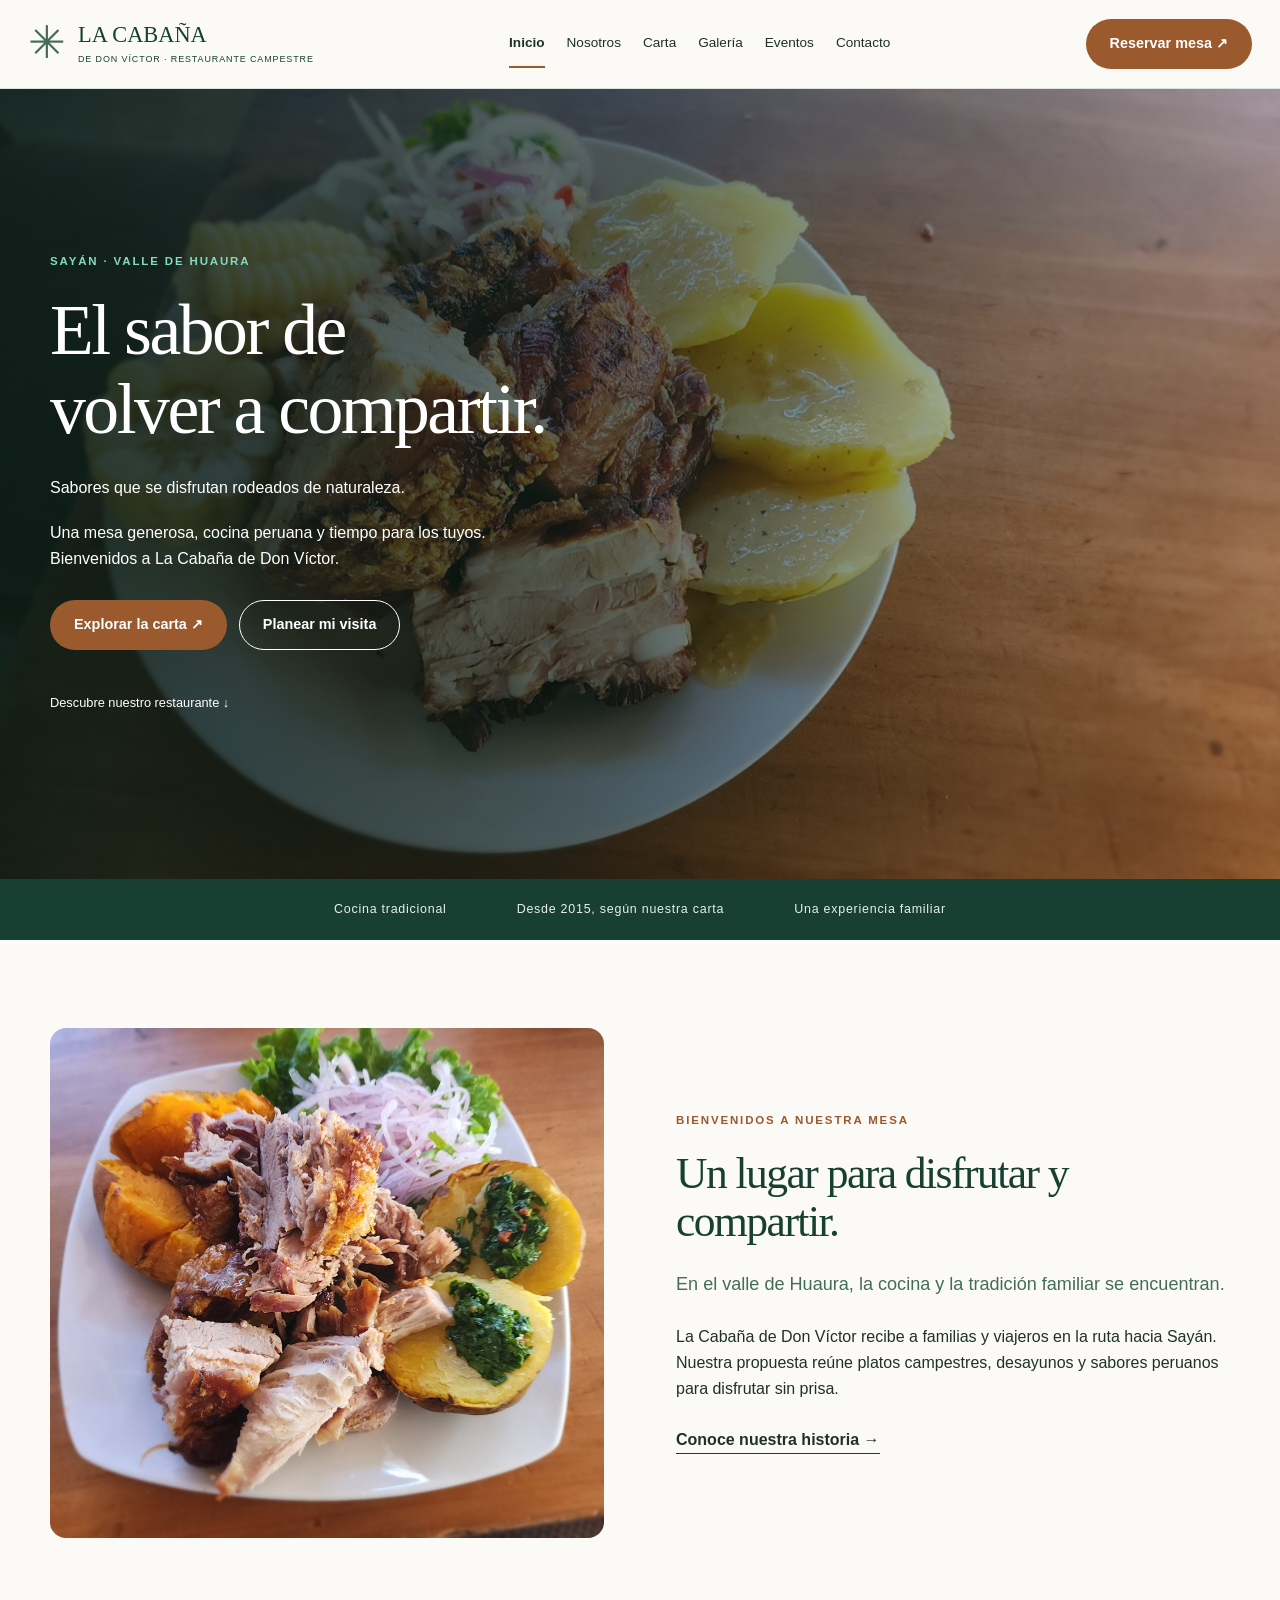
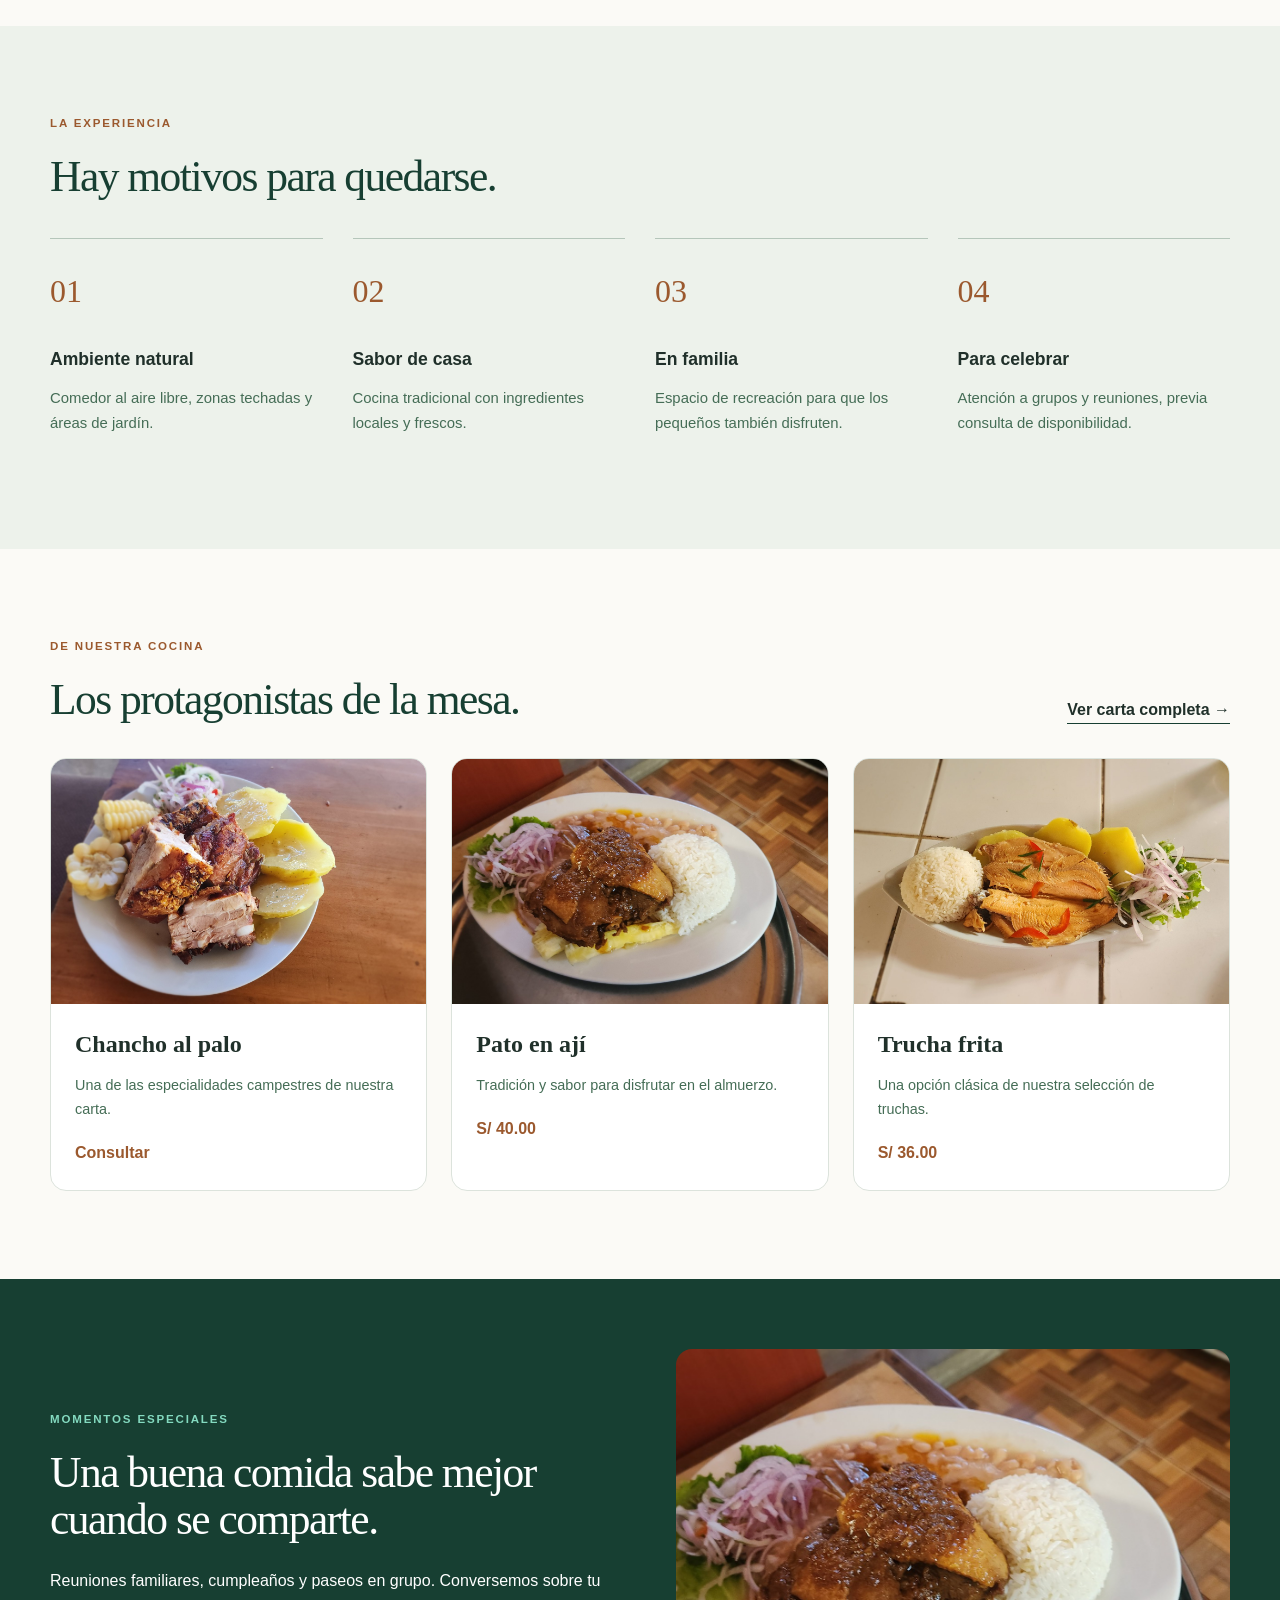
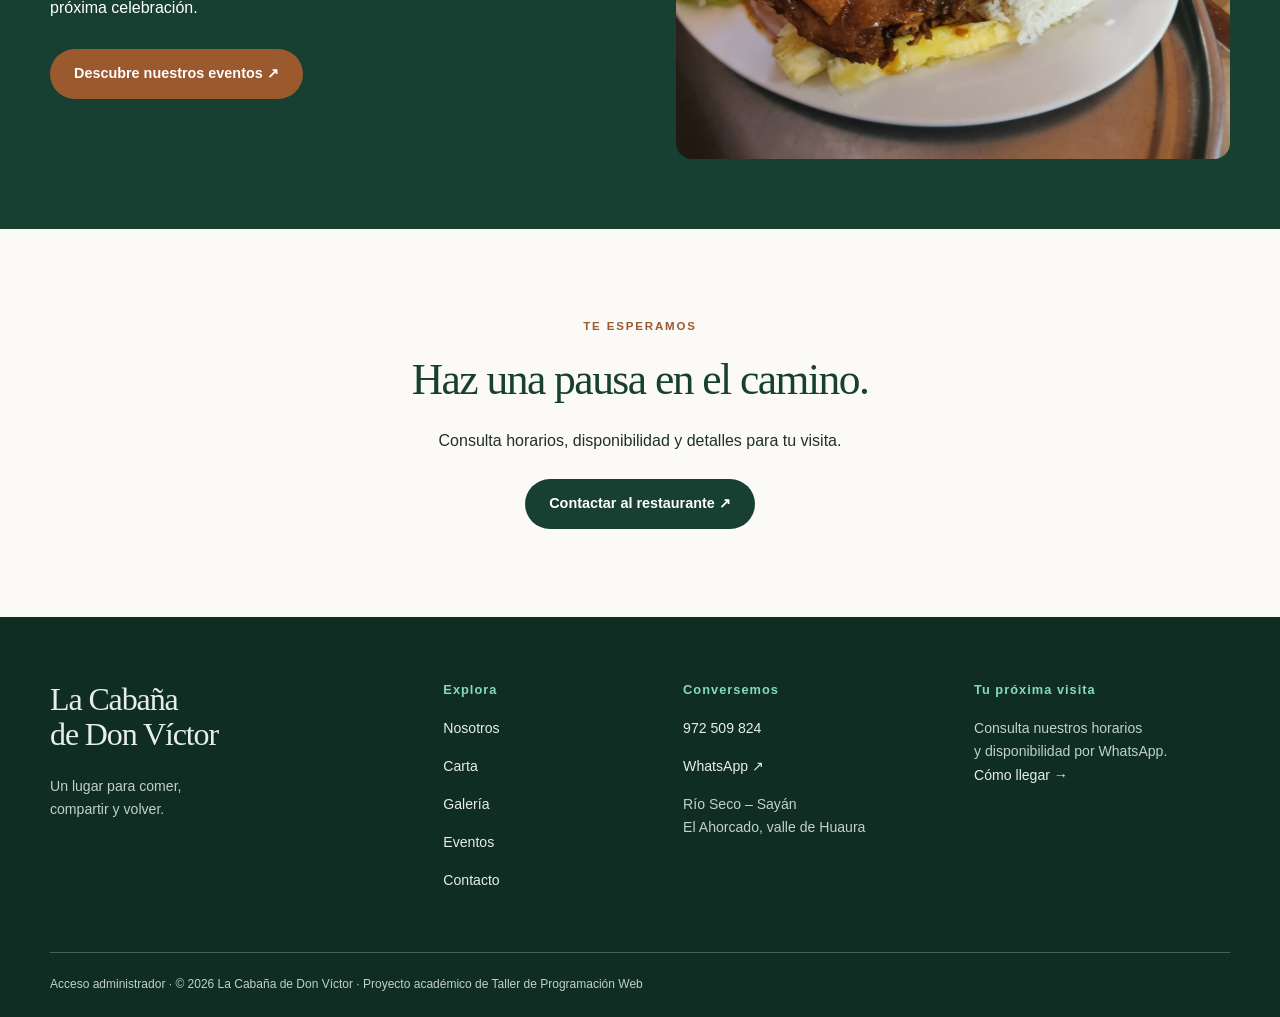
<file: index.html>
<!DOCTYPE html>
<html lang="es">
  <head>
    <meta charset="UTF-8">
    <meta name="viewport" content="width=device-width, initial-scale=1">
    <title>Inicio | La Cabaña de Don Víctor</title>
    <meta name="description" content="Cocina campestre y tradición familiar en La Cabaña de Don Víctor. Conoce nuestra carta de desayunos, almuerzos y bebidas.">
    <meta name="theme-color" content="#173f32">
    <link rel="stylesheet" href="css/style.css">
    <link rel="stylesheet" href="css/avance3.css">
  </head>
  <body>
    <!--omitir intro xd-->
    <a class="skip-link" href="#contenido">Saltar al contenido</a>

    <!-- Cabecera principal -->
    <header class="site-header">
      <div class="nav-wrap">
        <a class="brand" href="index.html">
          <span class="brand-symbol" aria-hidden="true">✳</span>
          <span>LA CABAÑA <small>DE DON VÍCTOR · RESTAURANTE CAMPESTRE</small></span>
        </a>
        <!-- Navegación para pantallas grandes -->
        <nav class="desktop-nav" aria-label="Navegación principal">
          <a href="index.html" aria-current="page">Inicio</a>
          <a href="nosotros.html">Nosotros</a>
          <a href="carta.html">Carta</a>
          <a href="galeria.html">Galería</a>
          <a href="eventos.html">Eventos</a>
          <a href="contacto.html">Contacto</a>
        </nav>
        <!-- Navegación móvil desplegable -->
        <details class="mobile-nav">
          <summary>Menú <span aria-hidden="true">☰</span></summary>
          <nav aria-label="Navegación móvil">
            <a href="index.html" aria-current="page">Inicio</a>
            <a href="nosotros.html">Nosotros</a>
            <a href="carta.html">Carta</a>
            <a href="galeria.html">Galería</a>
            <a href="eventos.html">Eventos</a>
            <a href="contacto.html">Contacto</a>
          </nav>
        </details>
        <a class="button nav-reserve" href="contacto.html">Reservar mesa ↗</a>
      </div>
    </header>

    <main id="contenido">
      <!-- Portada Principal -->
      <section class="hero">
        <img class="hero-image" src="img/palo.jpg" alt="Chancho al palo con choclo y papas de La Cabaña de Don Víctor" width="1600" height="900" fetchpriority="high">
        <div class="container hero-content">
          <p class="eyebrow">SAYÁN · VALLE DE HUAURA</p>
          <h1>El sabor de <br> volver a compartir.</h1>
          <p>Sabores que se disfrutan rodeados de naturaleza.</p>
          <p class="hero-copy">Una mesa generosa, cocina peruana y tiempo para los tuyos. Bienvenidos a La Cabaña de Don Víctor.</p>
          <div class="actions">
            <a class="button" href="carta.html">Explorar la carta ↗</a>
            <a class="button outline light" href="contacto.html">Planear mi visita</a>
          </div>
          <a class="scroll-link" href="#bienvenida">Descubre nuestro restaurante ↓</a>
        </div>
      </section>

      <!-- Cinta de destacados -->
      <div class="ribbon">
        <span>Cocina tradicional</span>
        <span>Desde 2015, según nuestra carta</span>
        <span>Una experiencia familiar</span>
      </div>

      <!-- Seccion de Bienvenida -->
      <section id="bienvenida" class="section container split">
        <img class="editorial-photo" src="img/caja.jpg" alt="Chancho a la caja china con papas, camote y salsa criolla" loading="lazy">
        <div>
          <p class="eyebrow">BIENVENIDOS A NUESTRA MESA</p>
          <h2>Un lugar para disfrutar y compartir.</h2>
          <p class="lead">En el valle de Huaura, la cocina y la tradición familiar se encuentran.</p>
          <p>La Cabaña de Don Víctor recibe a familias y viajeros en la ruta hacia Sayán. Nuestra propuesta reúne platos campestres, desayunos y sabores peruanos para disfrutar sin prisa.</p>
          <a class="text-link" href="nosotros.html">Conoce nuestra historia →</a>
        </div>
      </section>

      <!-- caracteristicas y valores del restaurante -->
      <section class="section soft">
        <div class="container">
          <div class="section-heading">
            <p class="eyebrow">LA EXPERIENCIA</p>
            <h2>Hay motivos para quedarse.</h2>
          </div>
          <div class="features">
            <article>
              <span class="feature-number">01</span>
              <h3>Ambiente natural</h3>
              <p>Comedor al aire libre, zonas techadas y áreas de jardín.</p>
            </article>
            <article>
              <span class="feature-number">02</span>
              <h3>Sabor de casa</h3>
              <p>Cocina tradicional con ingredientes locales y frescos.</p>
            </article>
            <article>
              <span class="feature-number">03</span>
              <h3>En familia</h3>
              <p>Espacio de recreación para que los pequeños también disfruten.</p>
            </article>
            <article>
              <span class="feature-number">04</span>
              <h3>Para celebrar</h3>
              <p>Atención a grupos y reuniones, previa consulta de disponibilidad.</p>
            </article>
          </div>
        </div>
      </section>

      <!-- Platos Principales -->
      <section class="section container">
        <div class="heading-row">
          <div>
            <p class="eyebrow">DE NUESTRA COCINA</p>
            <h2>Los protagonistas de la mesa.</h2>
          </div>
          <a class="text-link" href="carta.html">Ver carta completa →</a>
        </div>
        <div class="dish-grid">
          <article class="dish-card">
            <img src="img/palo.jpg" alt="Chancho al palo" loading="lazy" width="1200" height="800">
            <div class="dish-body">
              <h3>Chancho al palo</h3>
              <p>Una de las especialidades campestres de nuestra carta.</p>
              <strong class="price">Consultar</strong>
            </div>
          </article>
          <article class="dish-card">
            <img src="img/pato.jpg" alt="Pato en ají" loading="lazy" width="1200" height="800">
            <div class="dish-body">
              <h3>Pato en ají</h3>
              <p>Tradición y sabor para disfrutar en el almuerzo.</p>
              <strong class="price">S/ 40.00</strong>
            </div>
          </article>
          <article class="dish-card">
            <img src="img/trucha.jpg" alt="Trucha frita" loading="lazy" width="1200" height="800">
            <div class="dish-body">
              <h3>Trucha frita</h3>
              <p>Una opción clásica de nuestra selección de truchas.</p>
              <strong class="price">S/ 36.00</strong>
            </div>
          </article>
        </div>
      </section>

      <!-- posibles eventos (?) -->
      <section class="feature-band">
        <div class="container split">
          <div>
            <p class="eyebrow">MOMENTOS ESPECIALES</p>
            <h2>Una buena comida sabe mejor cuando se comparte.</h2>
            <p>Reuniones familiares, cumpleaños y paseos en grupo. Conversemos sobre tu próxima celebración.</p>
            <a class="button" href="eventos.html">Descubre nuestros eventos ↗</a>
          </div>
          <img src="img/pato.jpg" alt="Pato en ají servido en el restaurante" loading="lazy">
        </div>
      </section>

      <!-- cierre de página (redireccionamiento a contacto) -->
      <section class="section container closing">
        <p class="eyebrow">TE ESPERAMOS</p>
        <h2>Haz una pausa en el camino.</h2>
        <p>Consulta horarios, disponibilidad y detalles para tu visita.</p>
        <a class="button dark" href="contacto.html">Contactar al restaurante ↗</a>
      </section>
    </main>

    <!-- Pie de página -->
    <footer class="site-footer">
      <div class="container footer-grid">
        <div>
          <p class="footer-title">La Cabaña <br> de Don Víctor</p>
          <p>Un lugar para comer, <br> compartir y volver.</p>
        </div>
        <div>
          <h2>Explora</h2>
          <a href="nosotros.html">Nosotros</a>
          <a href="carta.html">Carta</a>
          <a href="galeria.html">Galería</a>
          <a href="eventos.html">Eventos</a>
          <a href="contacto.html">Contacto</a>
        </div>
        <div>
          <h2>Conversemos</h2>
          <a href="tel:+51972509824">972 509 824</a>
          <a href="https://wa.me/51972509824" target="_blank" rel="noopener noreferrer">WhatsApp ↗</a>
          <p>Río Seco – Sayán <br> El Ahorcado, valle de Huaura</p>
        </div>
        <div>
          <h2>Tu próxima visita</h2>
          <p>Consulta nuestros horarios <br> y disponibilidad por WhatsApp.</p>
          <a href="contacto.html">Cómo llegar →</a>
        </div>
      </div>
      <div class="container footer-bottom">
        <a href="login-admin.html">Acceso administrador</a> · © 2026 La Cabaña de Don Víctor · Proyecto académico de Taller de Programación Web
      </div>
    </footer>
  </body>
</html>
</file>
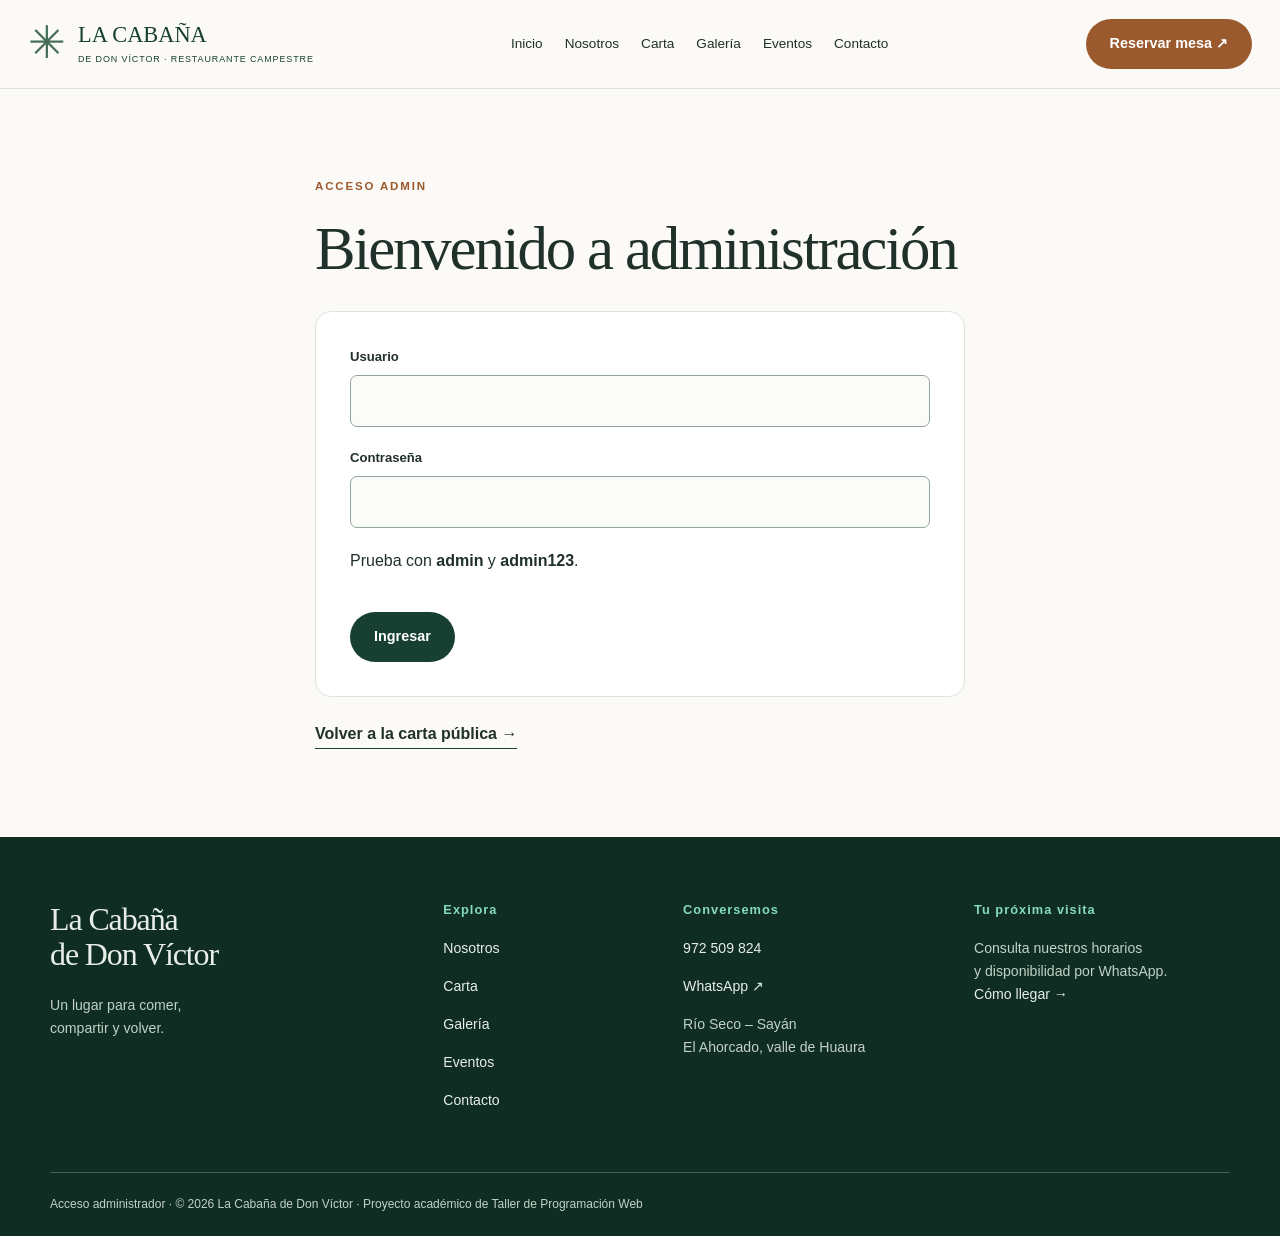
<file: admin.html>
<!DOCTYPE html>
<html lang="es">

<head>
  <meta charset="UTF-8">
  <meta name="viewport" content="width=device-width, initial-scale=1">
  <title>Administración | La Cabaña de Don Víctor</title>
  <meta name="description"
    content="Cocina campestre y tradición familiar en La Cabaña de Don Víctor. Conoce nuestra carta de desayunos, almuerzos y bebidas.">
  <meta name="theme-color" content="#173f32">
  <link rel="stylesheet" href="css/style.css">
  <link rel="stylesheet" href="css/avance3.css">
</head>

<body>
  <!--omitir intro xd-->
  <a class="skip-link" href="#contenido">Saltar al contenido</a>

  <!-- Cabecera principal -->
  <header class="site-header">
    <div class="nav-wrap">
      <a class="brand" href="index.html">
        <span class="brand-symbol" aria-hidden="true">✳</span>
        <span>LA CABAÑA <small>DE DON VÍCTOR · RESTAURANTE CAMPESTRE</small></span>
      </a>
      <!-- Navegación para pantallas grandes -->
      <nav class="desktop-nav" aria-label="Navegación principal">
        <a href="index.html">Inicio</a>
        <a href="nosotros.html">Nosotros</a>
        <a href="carta.html">Carta</a>
        <a href="galeria.html">Galería</a>
        <a href="eventos.html">Eventos</a>
        <a href="contacto.html">Contacto</a>
      </nav>
      <!-- Navegación móvil desplegable -->
      <details class="mobile-nav">
        <summary>Menú <span aria-hidden="true">☰</span></summary>
        <nav aria-label="Navegación móvil">
          <a href="index.html">Inicio</a>
          <a href="nosotros.html">Nosotros</a>
          <a href="carta.html">Carta</a>
          <a href="galeria.html">Galería</a>
          <a href="eventos.html">Eventos</a>
          <a href="contacto.html">Contacto</a>
        </nav>
      </details>
      <a class="button nav-reserve" href="contacto.html">Reservar mesa ↗</a>
    </div>
  </header>

  <main id="contenido">
    <section class="page-intro container">
      <p class="eyebrow">ADMINISTRACIÓN · SOLO VISTA PREVIA</p>
      <h1>Datos del catálogo</h1>
      <p class="lead">Lectura del mismo JSON utilizado en la carta. En este avance no se pueden registrar, editar ni
        eliminar productos.</p><button id="salir" class="button dark" type="button">Cerrar sesión</button>
    </section>
    <section id="zona-admin" class="section container" hidden>
      <p id="estado" role="status">Cargando datos…</p>
      <div class="table-scroll" tabindex="0" role="region" aria-label="Catálogo administrativo">
        <table>
          <caption>Productos y bebidas del restaurante</caption>
          <thead>
            <tr>
              <th scope="col">ID</th>
              <th scope="col">Nombre</th>
              <th scope="col">Categoría</th>
              <th scope="col">Grupo</th>
              <th scope="col">Precio</th>
              <th scope="col">Imagen</th>
            </tr>
          </thead>
          <tbody id="datos-admin"></tbody>
        </table>
      </div>
      <h2>JSON en crudo</h2>
      <pre id="json-preview"></pre>
      <p>Para el proyecto final: autenticación real, registro de alimentos y gestión de pedidos/delivery. No
        implementados aquí.</p>
    </section>
  </main>

  <!-- Pie de página -->
  <footer class="site-footer">
    <div class="container footer-grid">
      <div>
        <p class="footer-title">La Cabaña <br> de Don Víctor</p>
        <p>Un lugar para comer, <br> compartir y volver.</p>
      </div>
      <div>
        <h2>Explora</h2>
        <a href="nosotros.html">Nosotros</a>
        <a href="carta.html">Carta</a>
        <a href="galeria.html">Galería</a>
        <a href="eventos.html">Eventos</a>
        <a href="contacto.html">Contacto</a>
      </div>
      <div>
        <h2>Conversemos</h2>
        <a href="tel:+51972509824">972 509 824</a>
        <a href="https://wa.me/51972509824" target="_blank" rel="noopener noreferrer">WhatsApp ↗</a>
        <p>Río Seco – Sayán <br> El Ahorcado, valle de Huaura</p>
      </div>
      <div>
        <h2>Tu próxima visita</h2>
        <p>Consulta nuestros horarios <br> y disponibilidad por WhatsApp.</p>
        <a href="contacto.html">Cómo llegar →</a>
      </div>
    </div>
    <div class="container footer-bottom">
      <a href="login-admin.html">Acceso administrador</a> · © 2026 La Cabaña de Don Víctor · Proyecto académico de
      Taller de Programación Web
    </div>
  </footer>
  <script src="js/catalogo.js" defer></script>
  <script src="js/admin.js" defer></script>
</body>

</html>
</file>
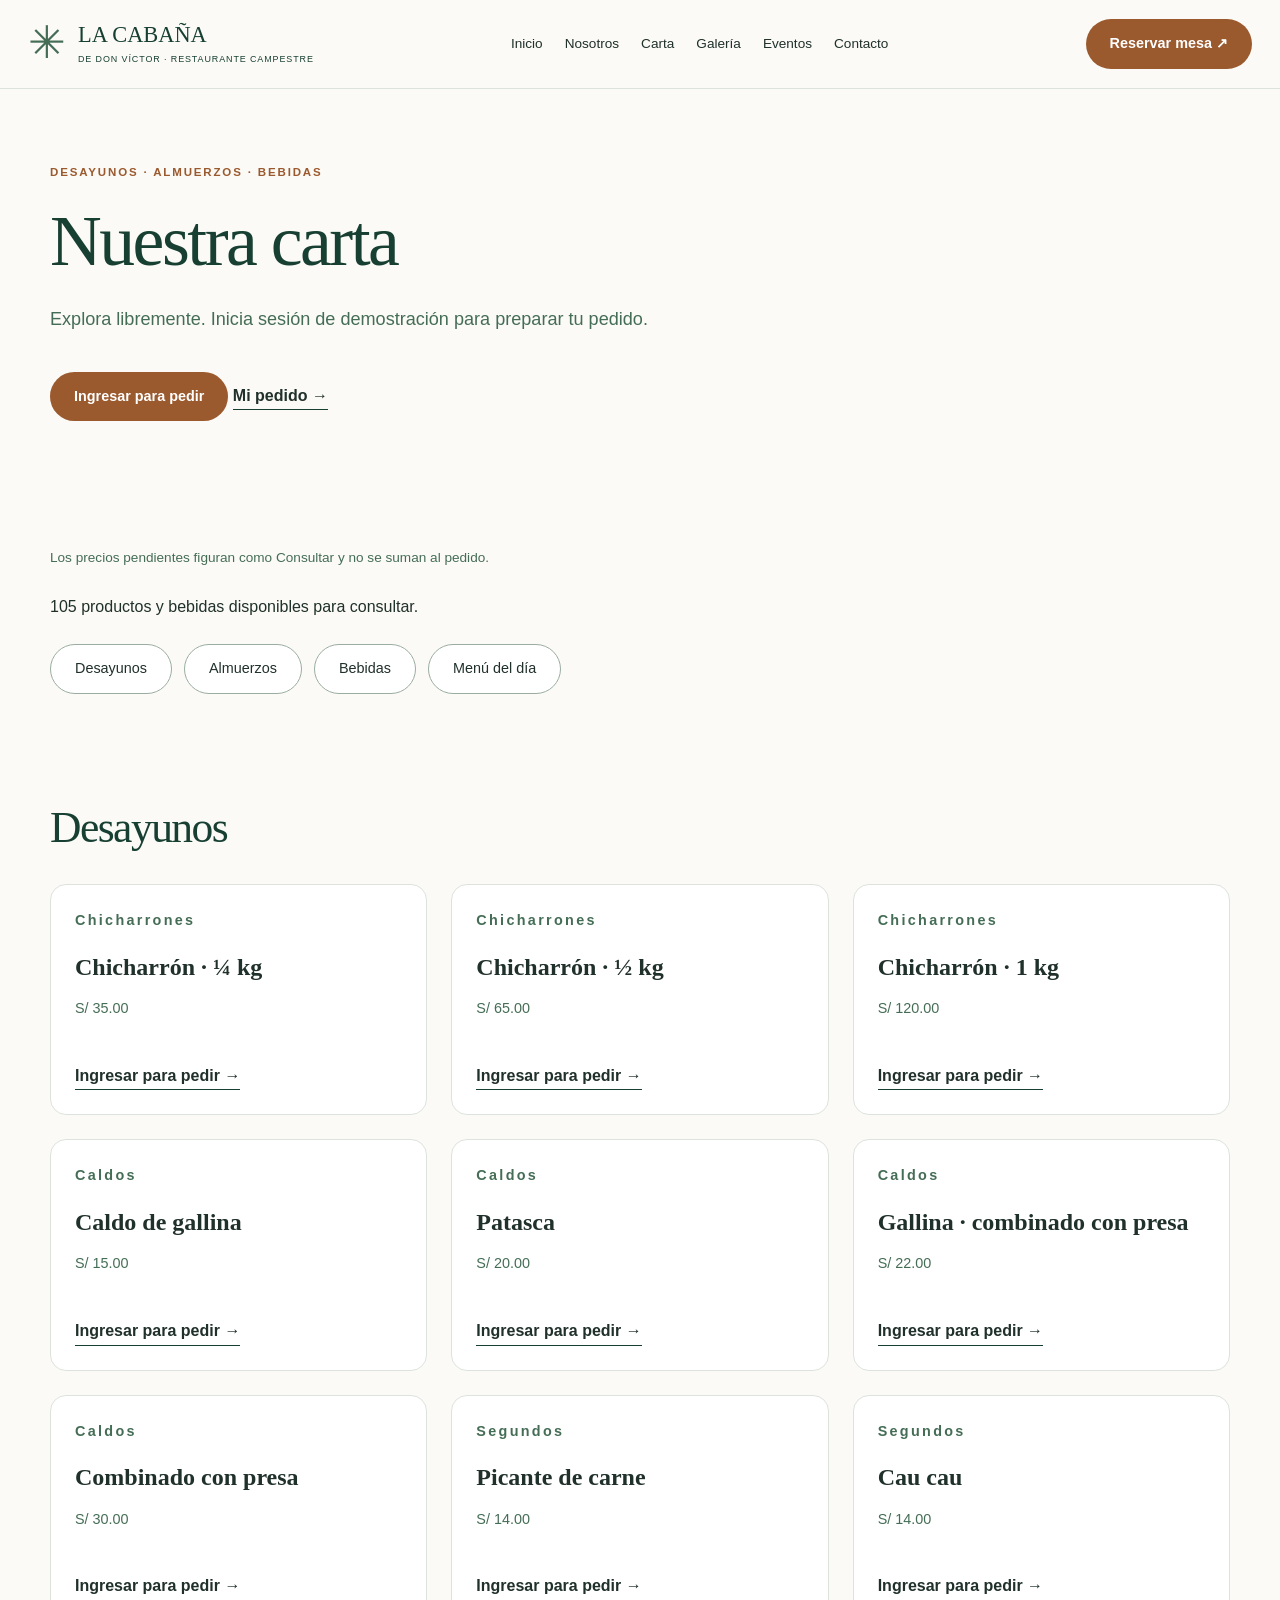
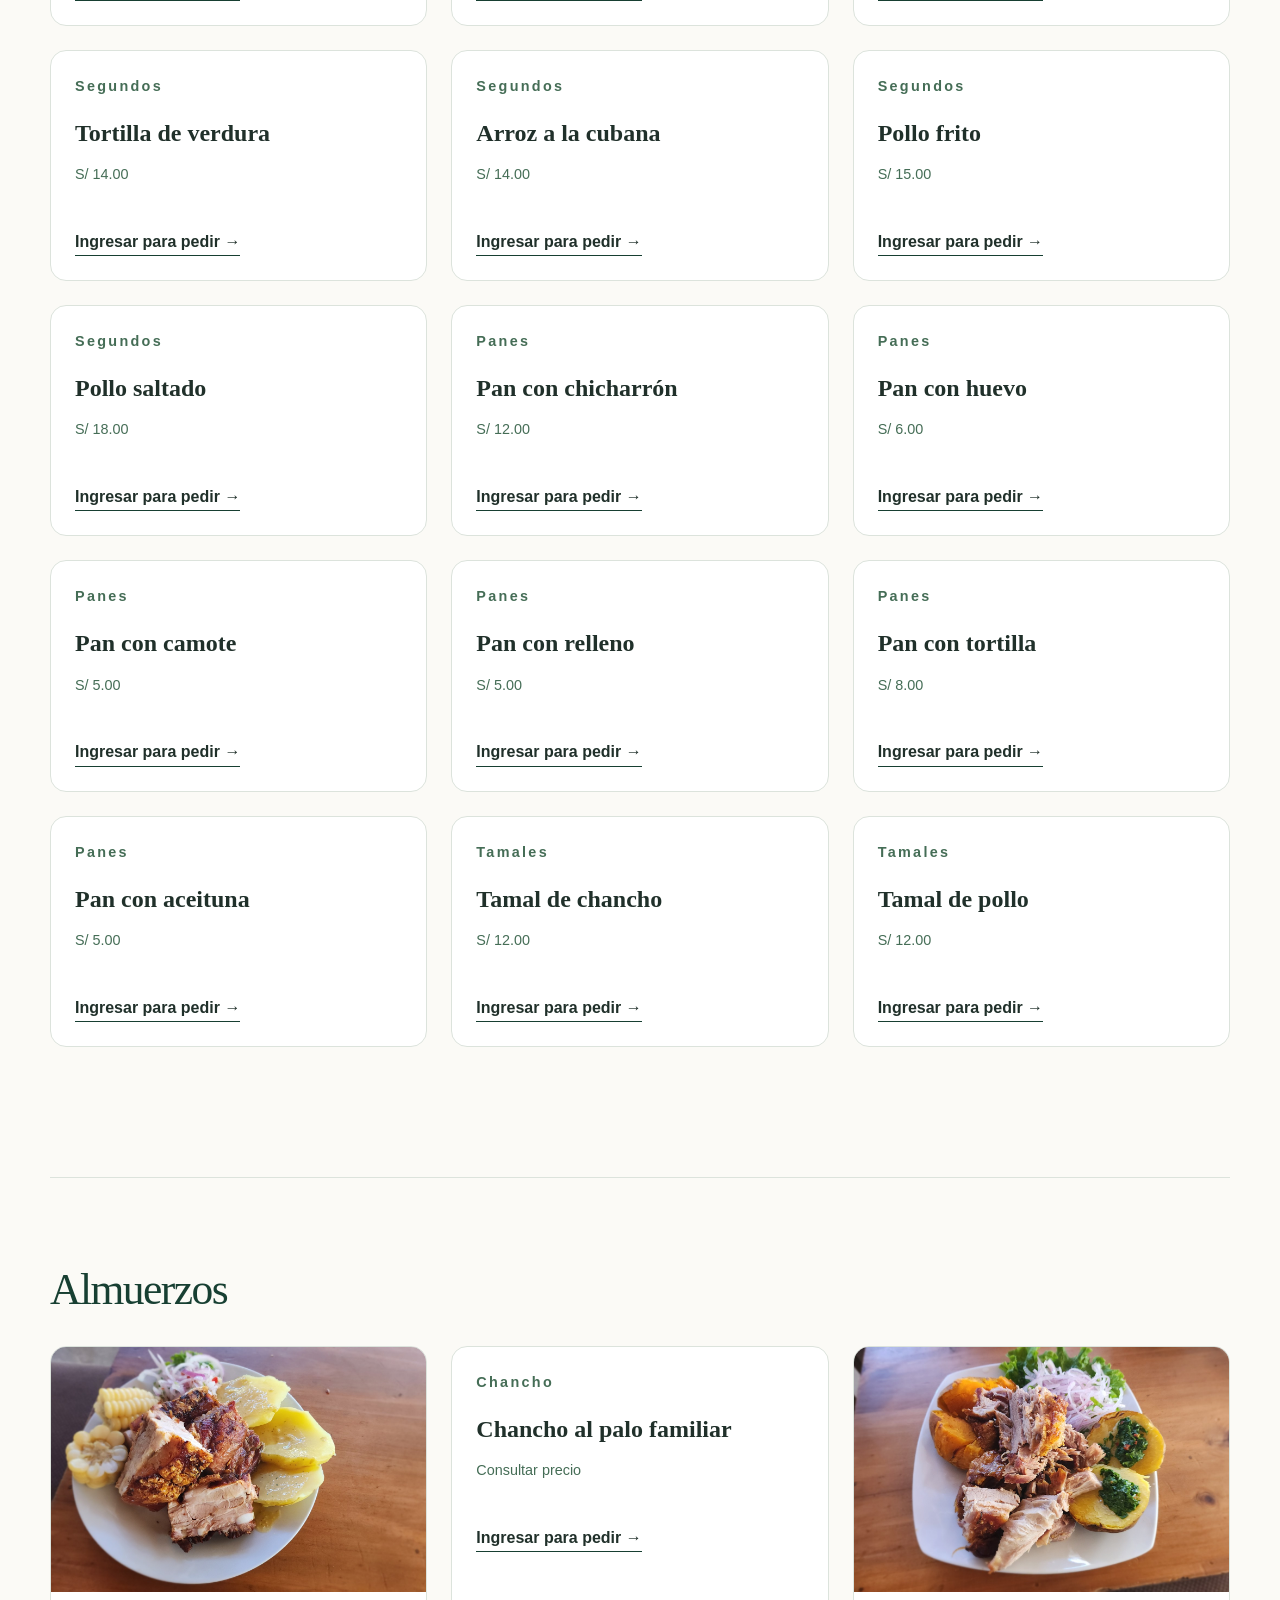
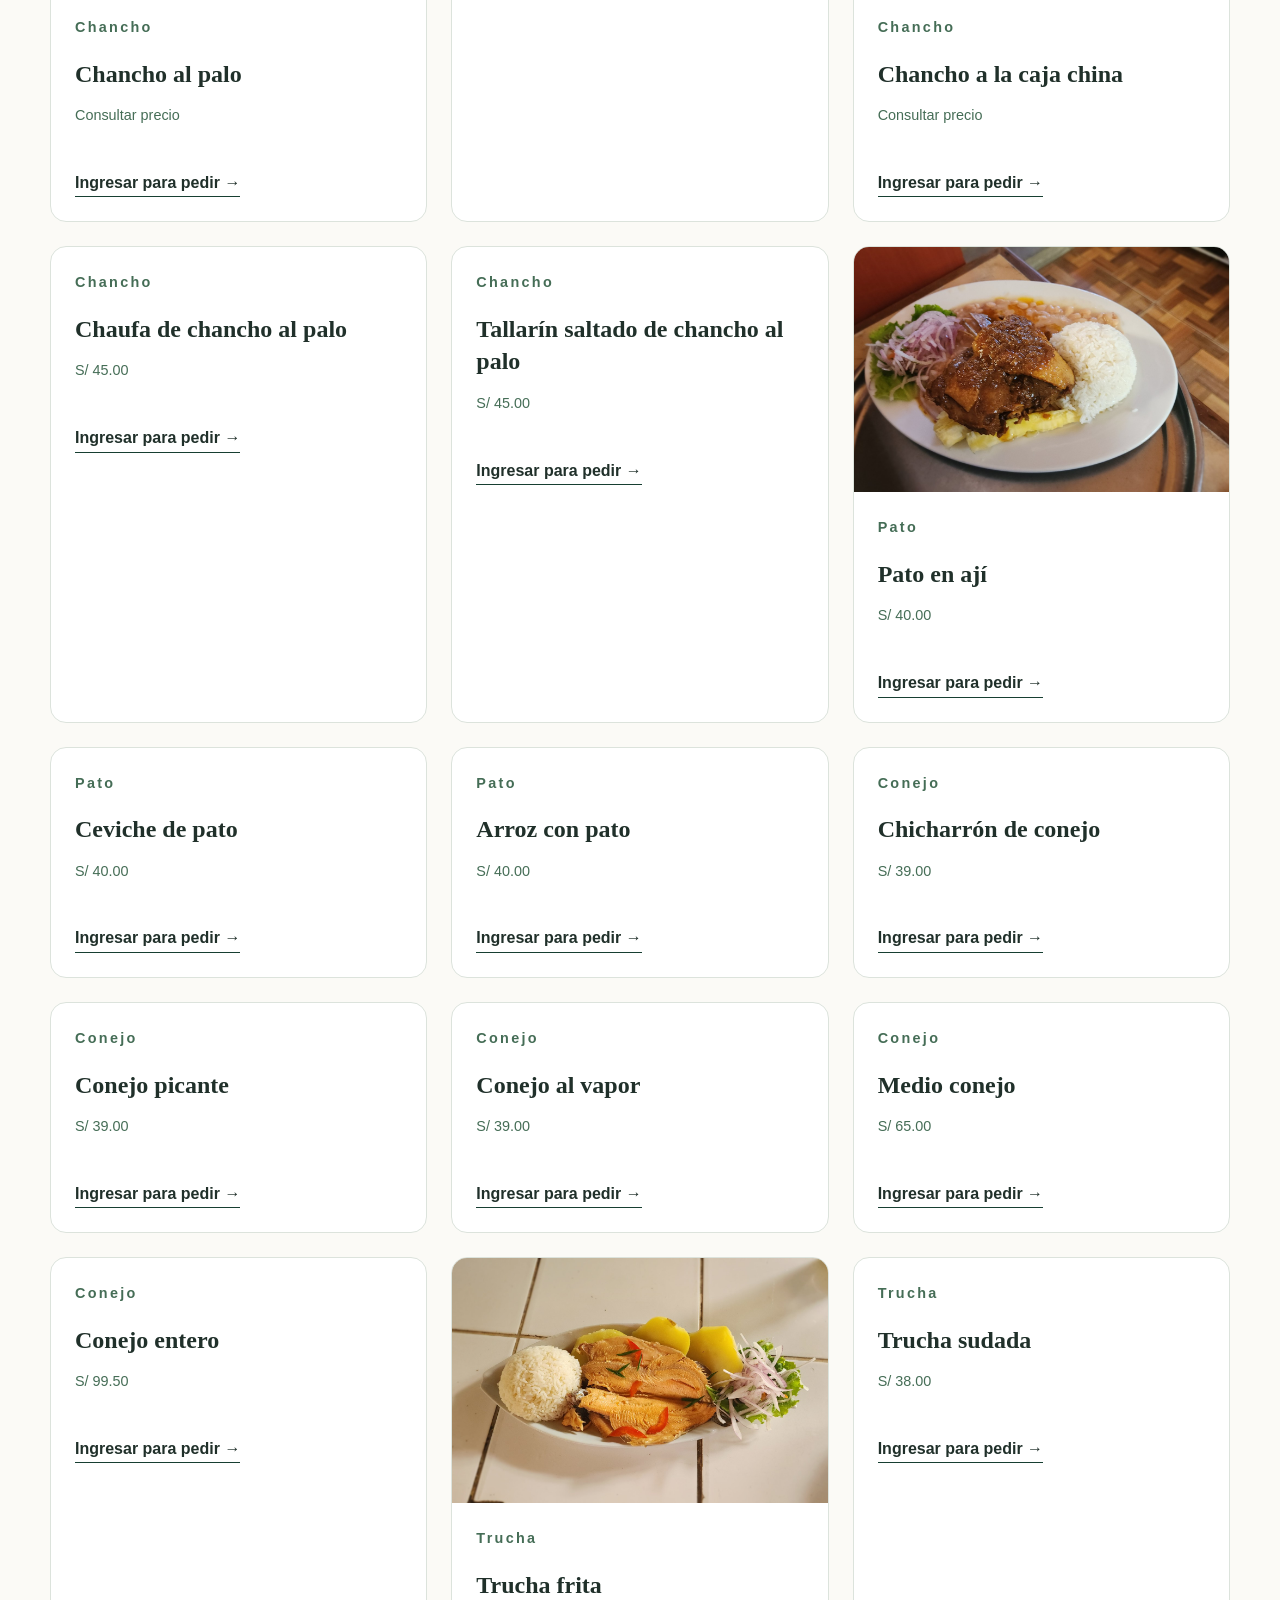
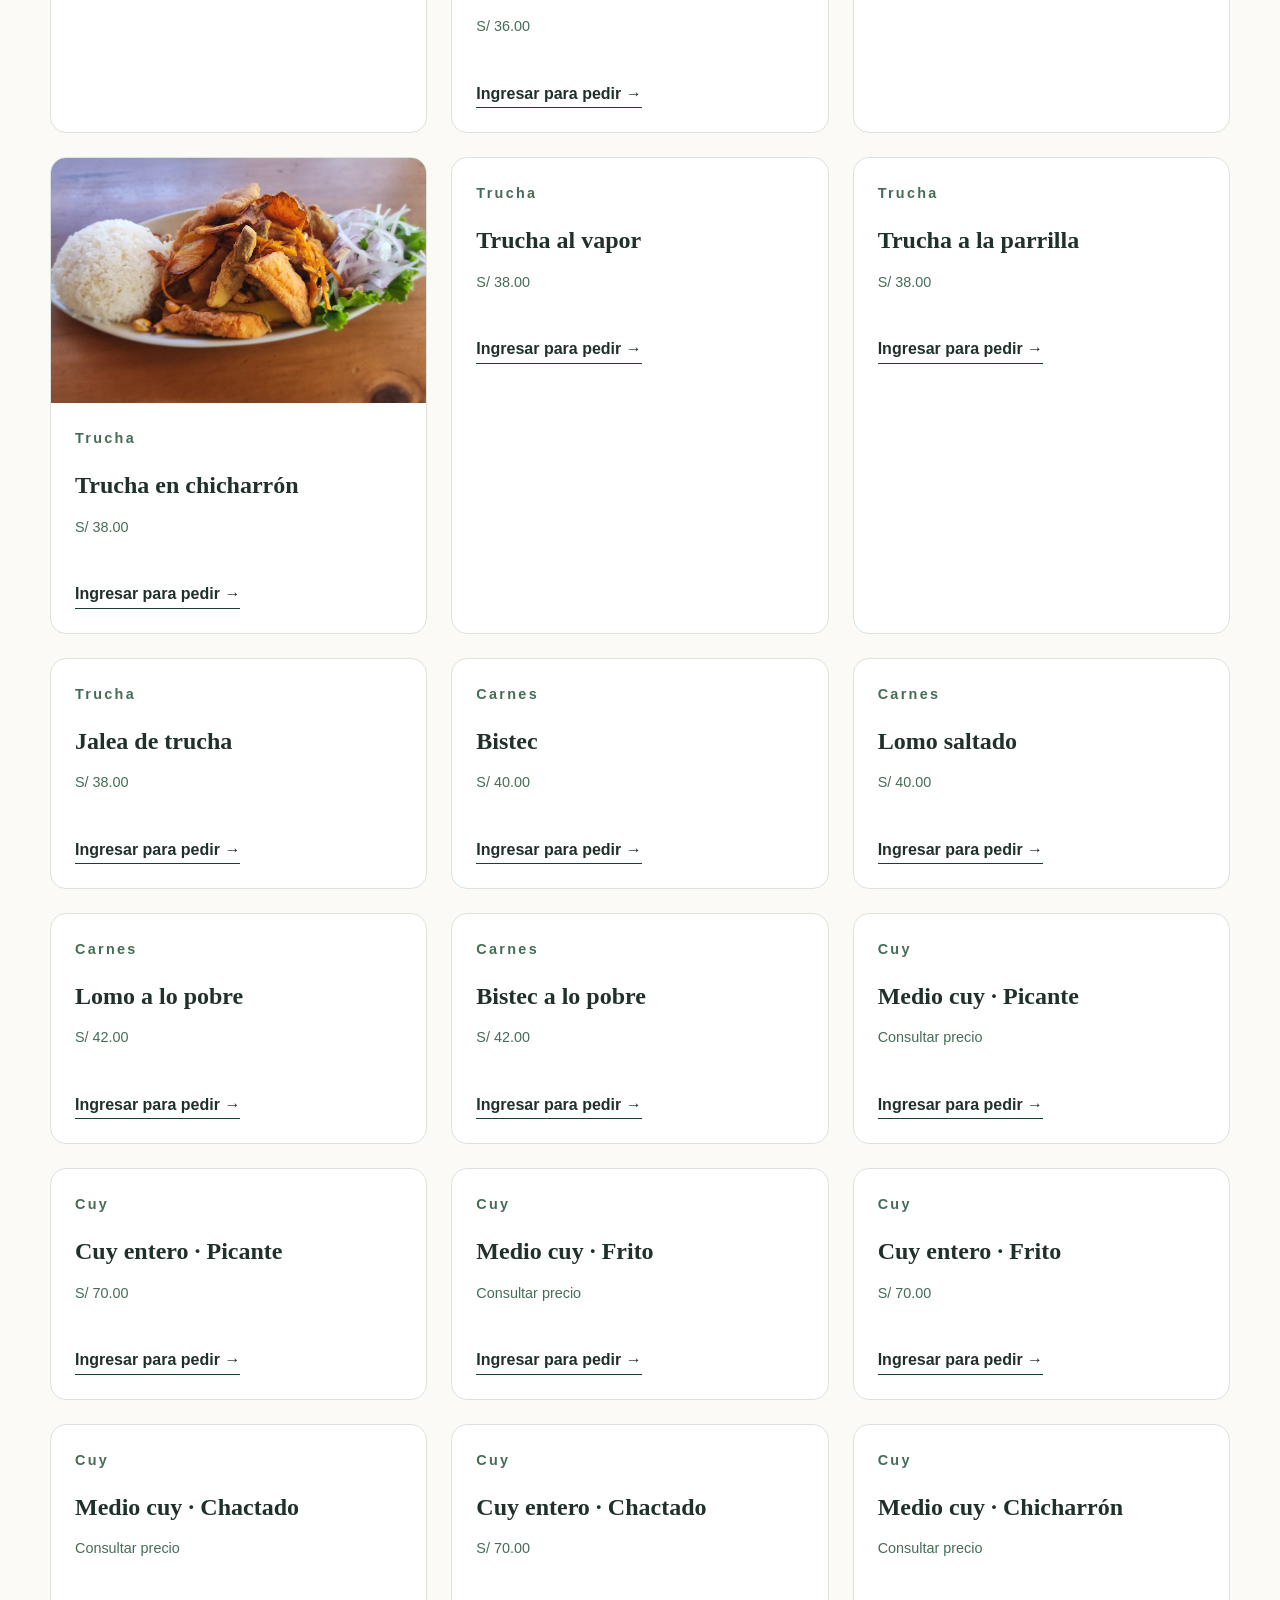
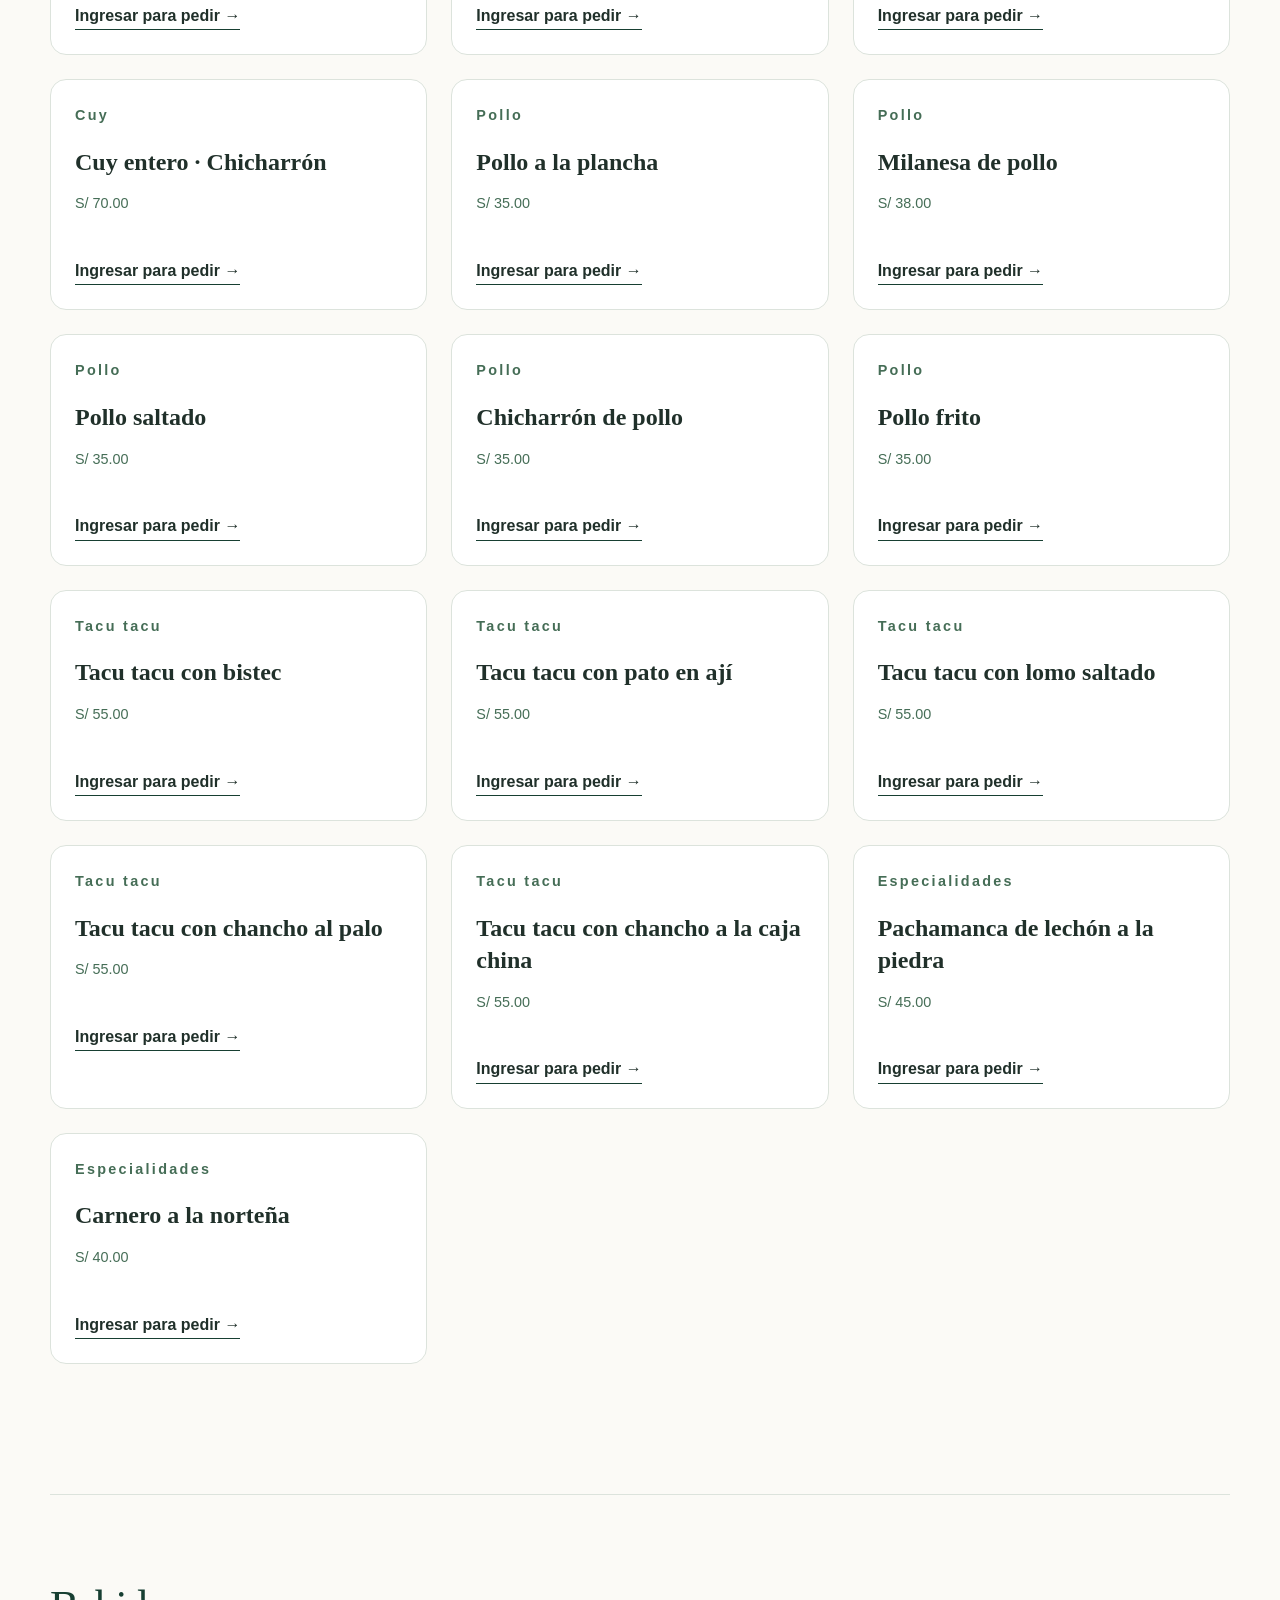
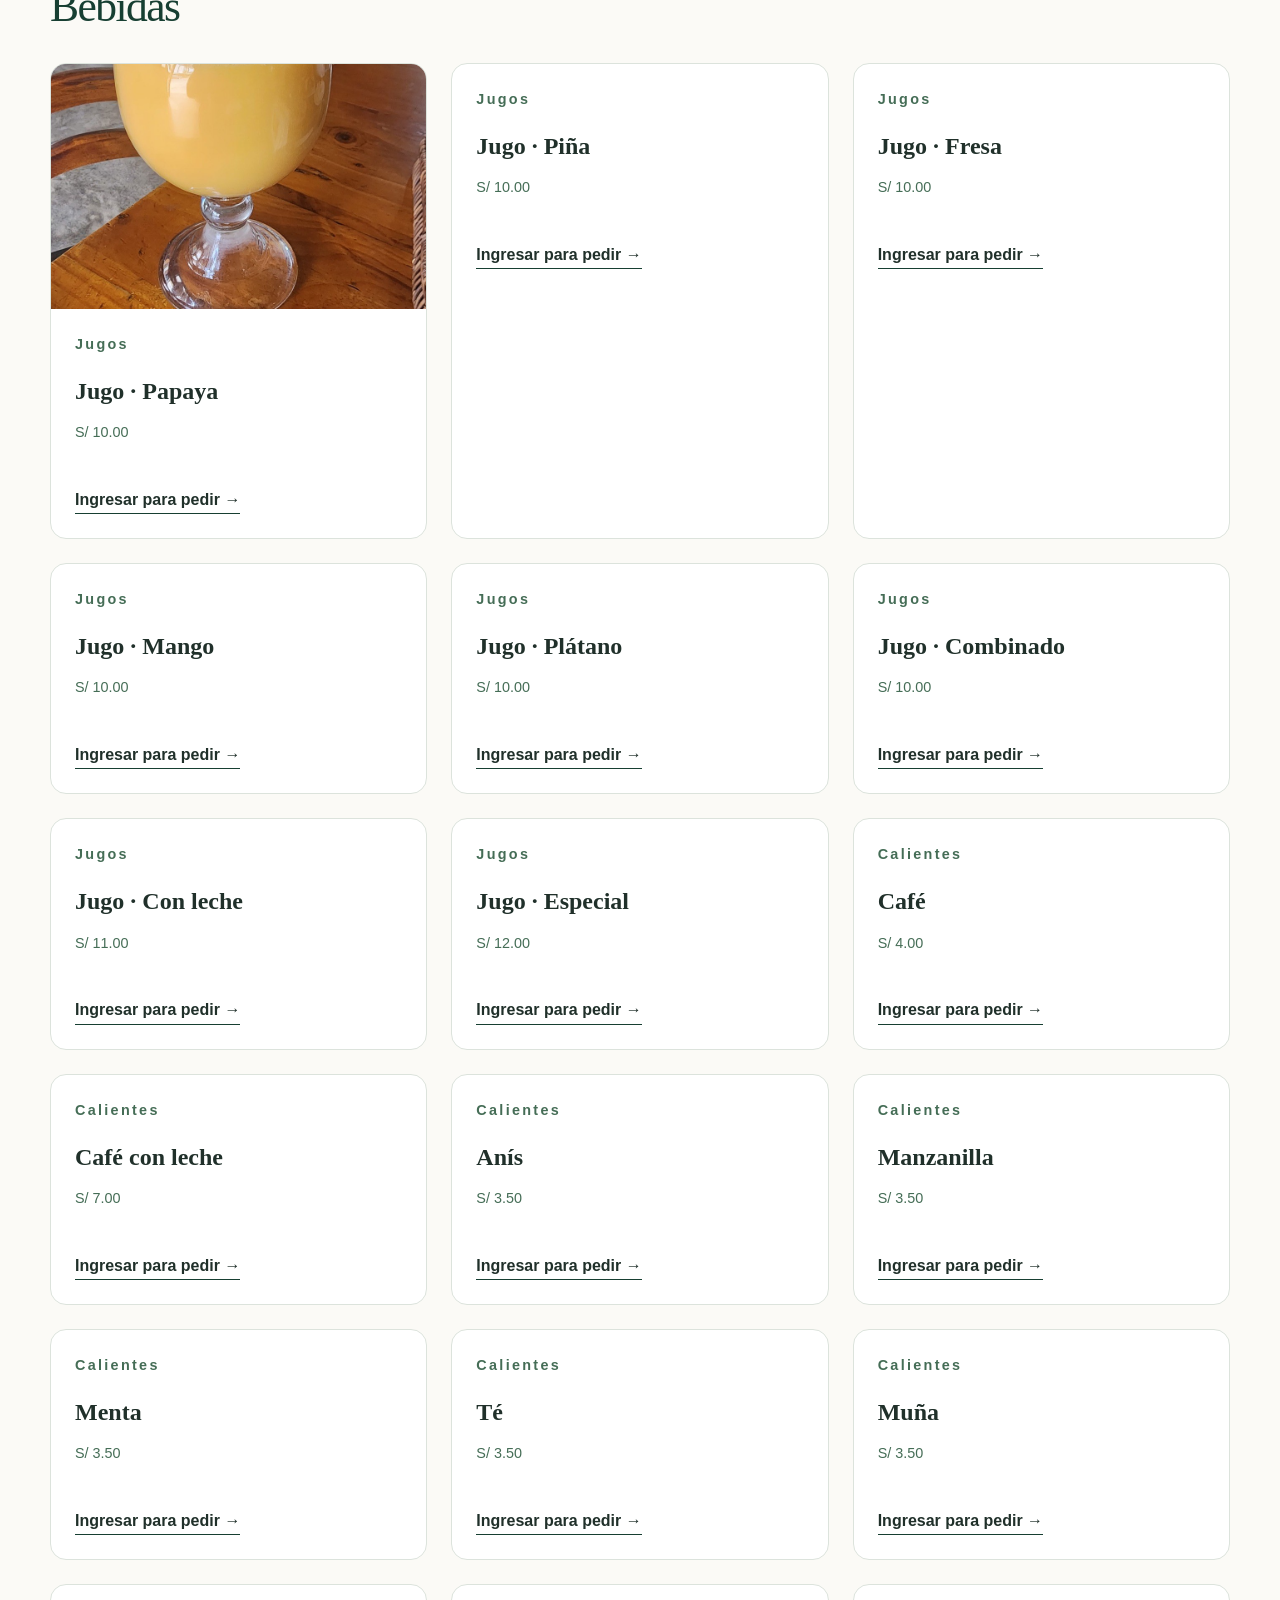
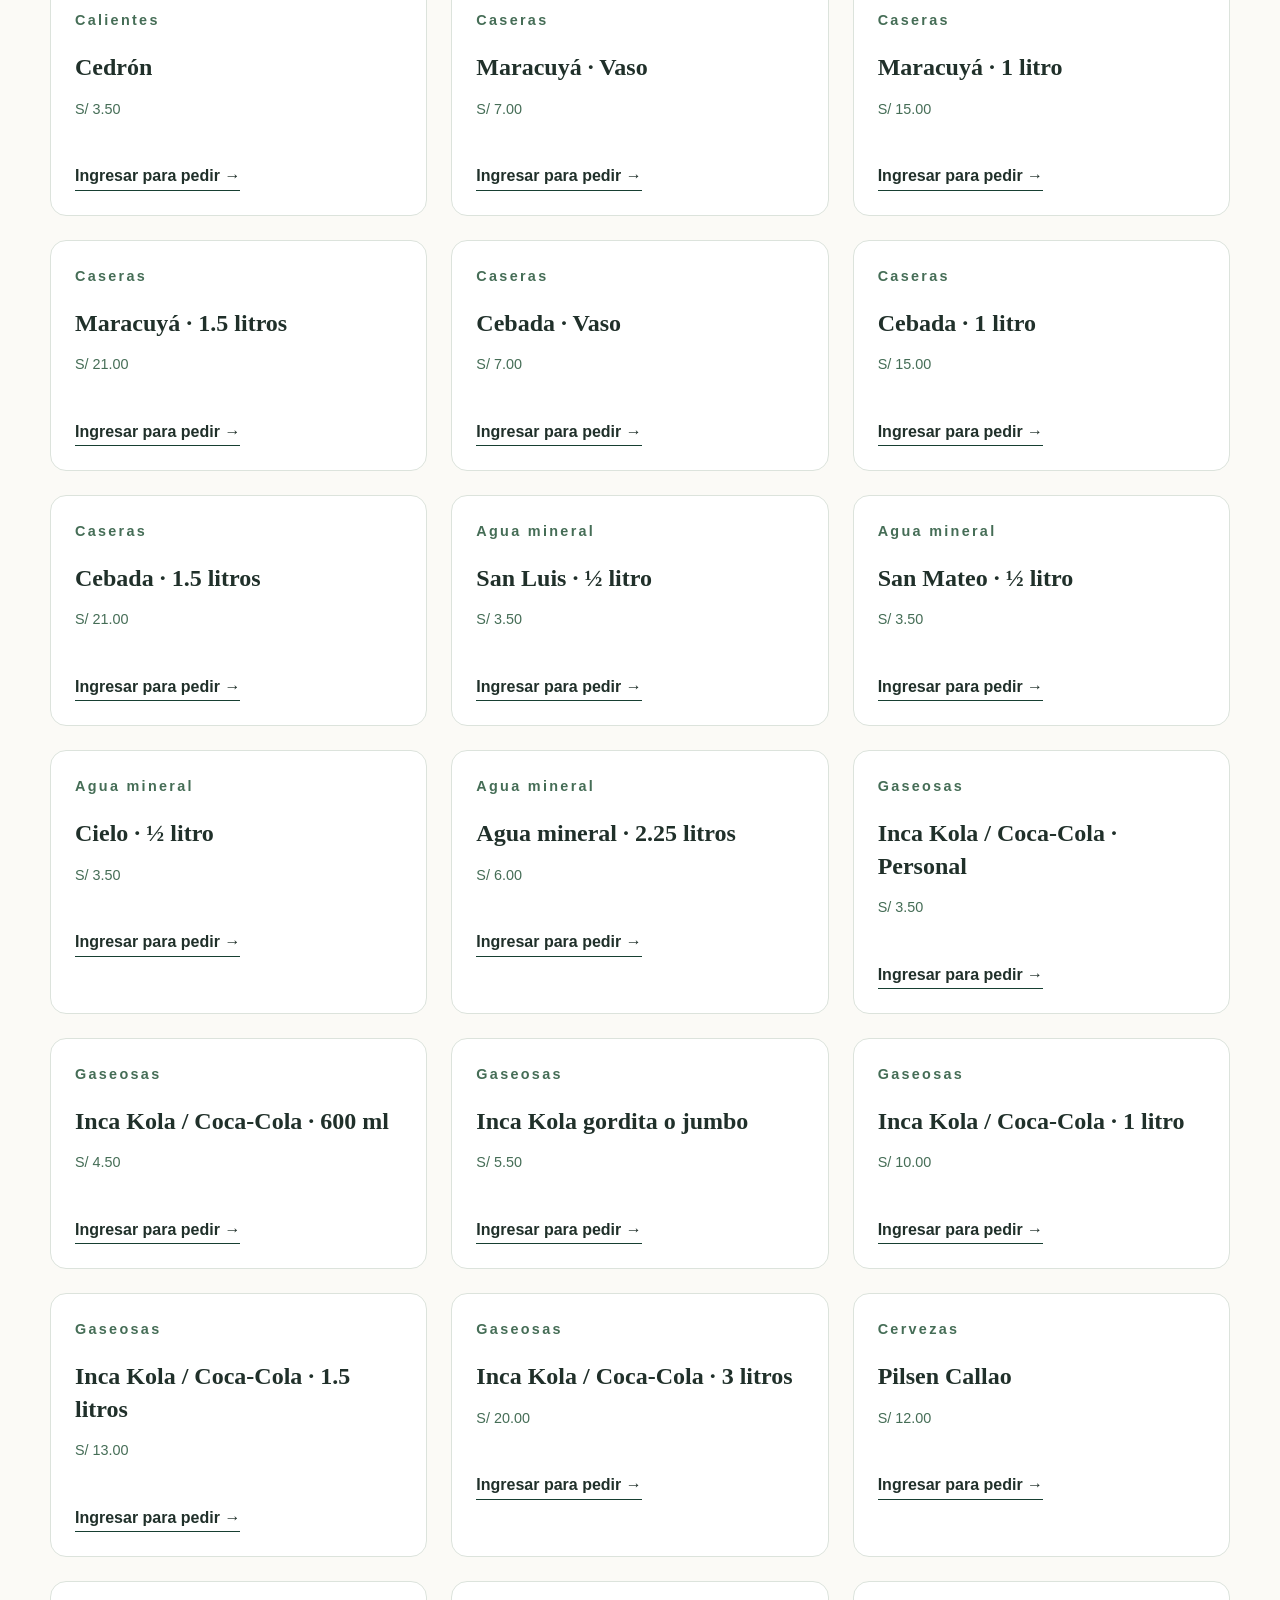
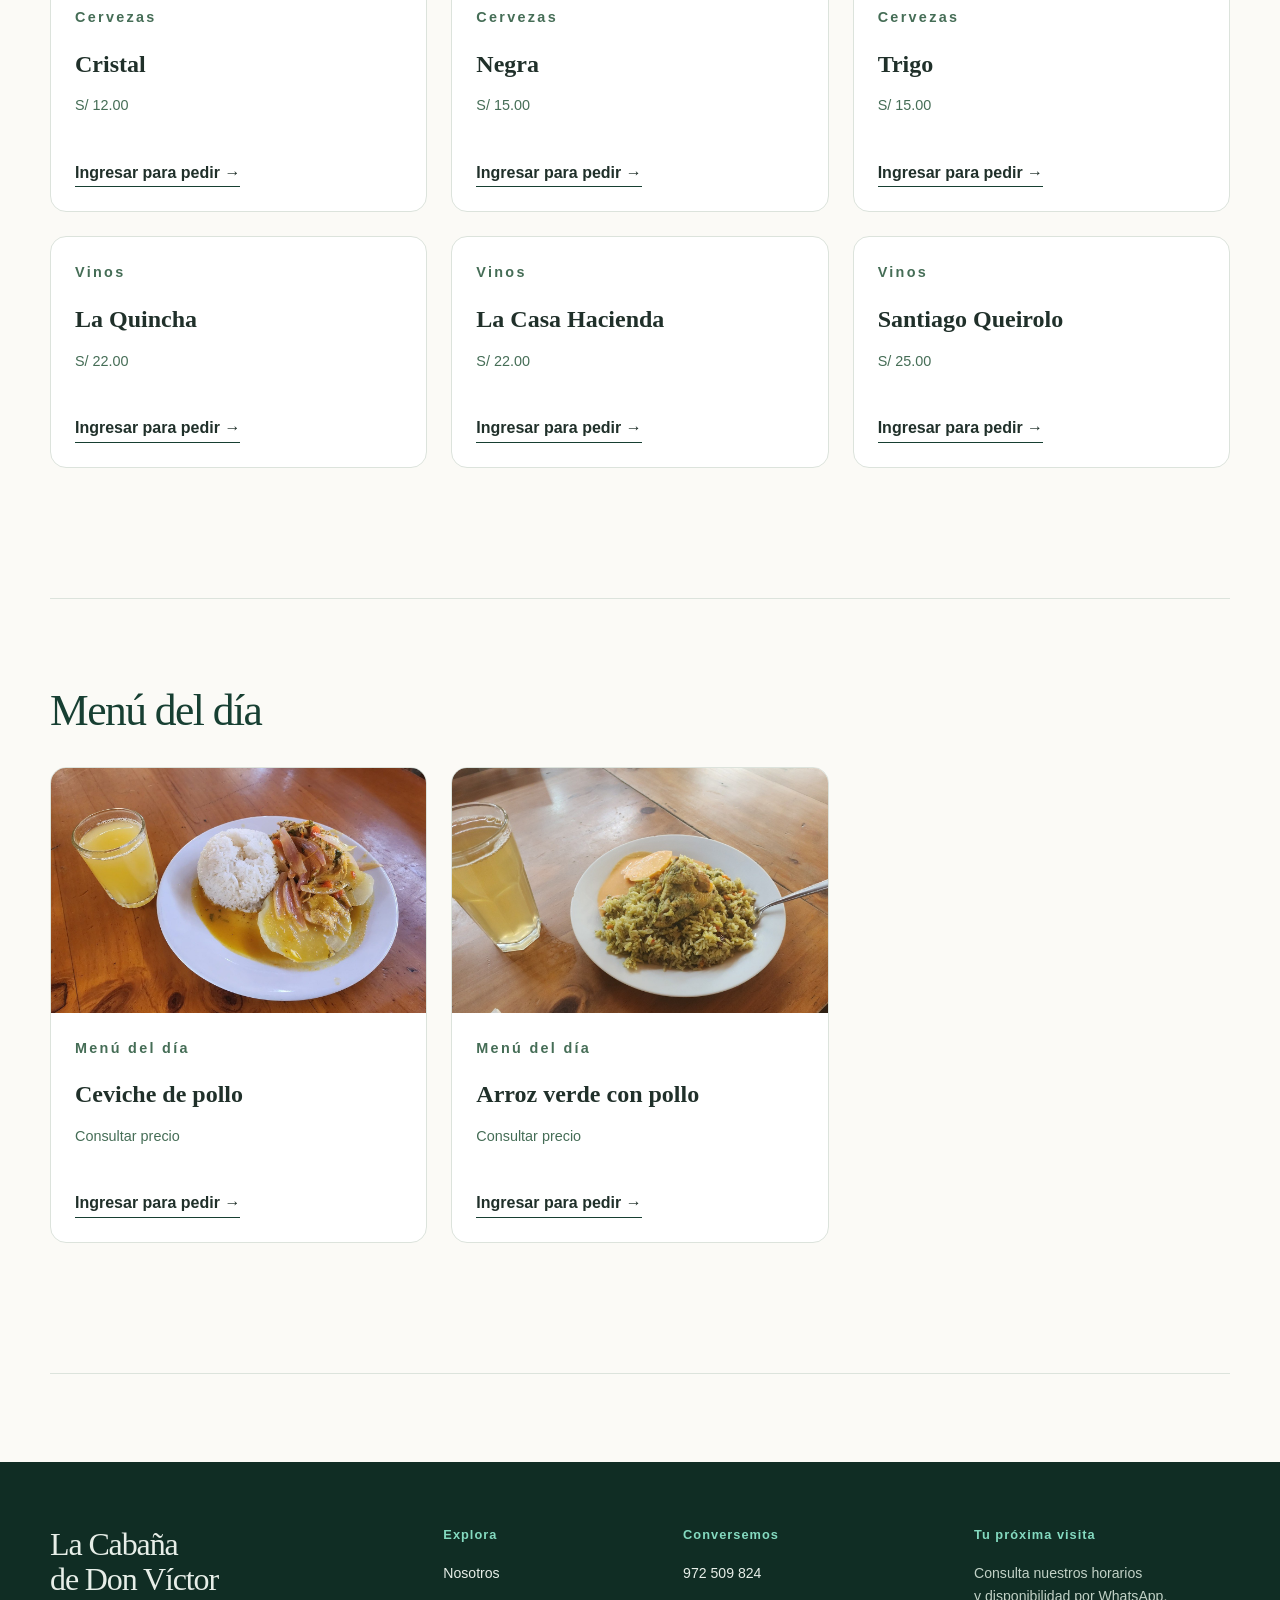
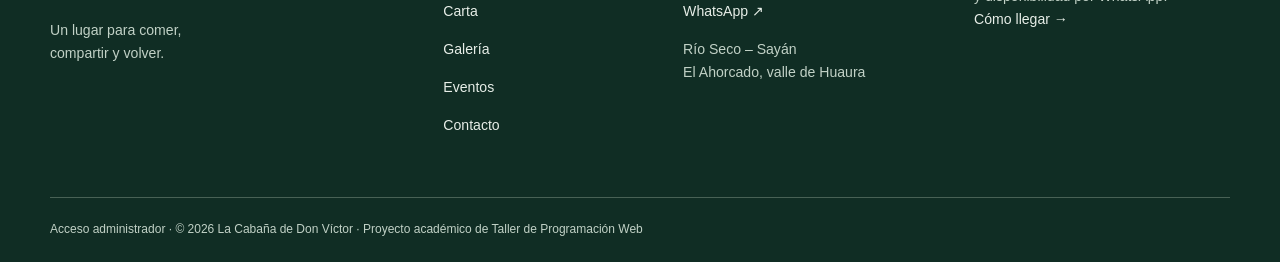
<file: carta.html>
<!DOCTYPE html>
<html lang="es">

<head>
  <meta charset="UTF-8">
  <meta name="viewport" content="width=device-width, initial-scale=1">
  <title>Carta | La Cabaña de Don Víctor</title>
  <meta name="description"
    content="Cocina campestre y tradición familiar en La Cabaña de Don Víctor. Conoce nuestra carta de desayunos, almuerzos y bebidas.">
  <meta name="theme-color" content="#173f32">
  <link rel="stylesheet" href="css/style.css">
  <link rel="stylesheet" href="css/avance3.css">
</head>

<body>
  <!--omitir intro xd-->
  <a class="skip-link" href="#contenido">Saltar al contenido</a>

  <!-- Cabecera principal -->
  <header class="site-header">
    <div class="nav-wrap">
      <a class="brand" href="index.html">
        <span class="brand-symbol" aria-hidden="true">✳</span>
        <span>LA CABAÑA <small>DE DON VÍCTOR · RESTAURANTE CAMPESTRE</small></span>
      </a>
      <!-- Navegación para pantallas grandes -->
      <nav class="desktop-nav" aria-label="Navegación principal">
        <a href="index.html">Inicio</a>
        <a href="nosotros.html">Nosotros</a>
        <a href="carta.html">Carta</a>
        <a href="galeria.html">Galería</a>
        <a href="eventos.html">Eventos</a>
        <a href="contacto.html">Contacto</a>
      </nav>
      <!-- Navegación móvil desplegable -->
      <details class="mobile-nav">
        <summary>Menú <span aria-hidden="true">☰</span></summary>
        <nav aria-label="Navegación móvil">
          <a href="index.html">Inicio</a>
          <a href="nosotros.html">Nosotros</a>
          <a href="carta.html">Carta</a>
          <a href="galeria.html">Galería</a>
          <a href="eventos.html">Eventos</a>
          <a href="contacto.html">Contacto</a>
        </nav>
      </details>
      <a class="button nav-reserve" href="contacto.html">Reservar mesa ↗</a>
    </div>
  </header>

  <main id="contenido">
    <section class="page-intro container">
      <p class="eyebrow">DESAYUNOS · ALMUERZOS · BEBIDAS</p>
      <h1>Nuestra carta</h1>
      <p class="lead">Explora libremente. Inicia sesión de demostración para preparar tu pedido.</p><a class="button"
        href="login.html">Ingresar para pedir</a> <a class="text-link" href="cliente.html">Mi pedido →</a>
    </section>
    <section class="container section">
      <p class="small-note">Los precios pendientes figuran como Consultar y no se suman al pedido.</p>
      <p id="estado" role="status">Cargando carta…</p>
      <div id="catalogo"></div><noscript>Activa JavaScript para consultar la carta dinámica.</noscript>
    </section>
  </main>

  <!-- Pie de página -->
  <footer class="site-footer">
    <div class="container footer-grid">
      <div>
        <p class="footer-title">La Cabaña <br> de Don Víctor</p>
        <p>Un lugar para comer, <br> compartir y volver.</p>
      </div>
      <div>
        <h2>Explora</h2>
        <a href="nosotros.html">Nosotros</a>
        <a href="carta.html">Carta</a>
        <a href="galeria.html">Galería</a>
        <a href="eventos.html">Eventos</a>
        <a href="contacto.html">Contacto</a>
      </div>
      <div>
        <h2>Conversemos</h2>
        <a href="tel:+51972509824">972 509 824</a>
        <a href="https://wa.me/51972509824" target="_blank" rel="noopener noreferrer">WhatsApp ↗</a>
        <p>Río Seco – Sayán <br> El Ahorcado, valle de Huaura</p>
      </div>
      <div>
        <h2>Tu próxima visita</h2>
        <p>Consulta nuestros horarios <br> y disponibilidad por WhatsApp.</p>
        <a href="contacto.html">Cómo llegar →</a>
      </div>
    </div>
    <div class="container footer-bottom">
      <a href="login-admin.html">Acceso administrador</a> · © 2026 La Cabaña de Don Víctor · Proyecto académico de
      Taller de Programación Web
    </div>
  </footer>
  <script src="js/catalogo.js" defer></script>
  <script src="js/carta.js" defer></script>
</body>

</html>
</file>
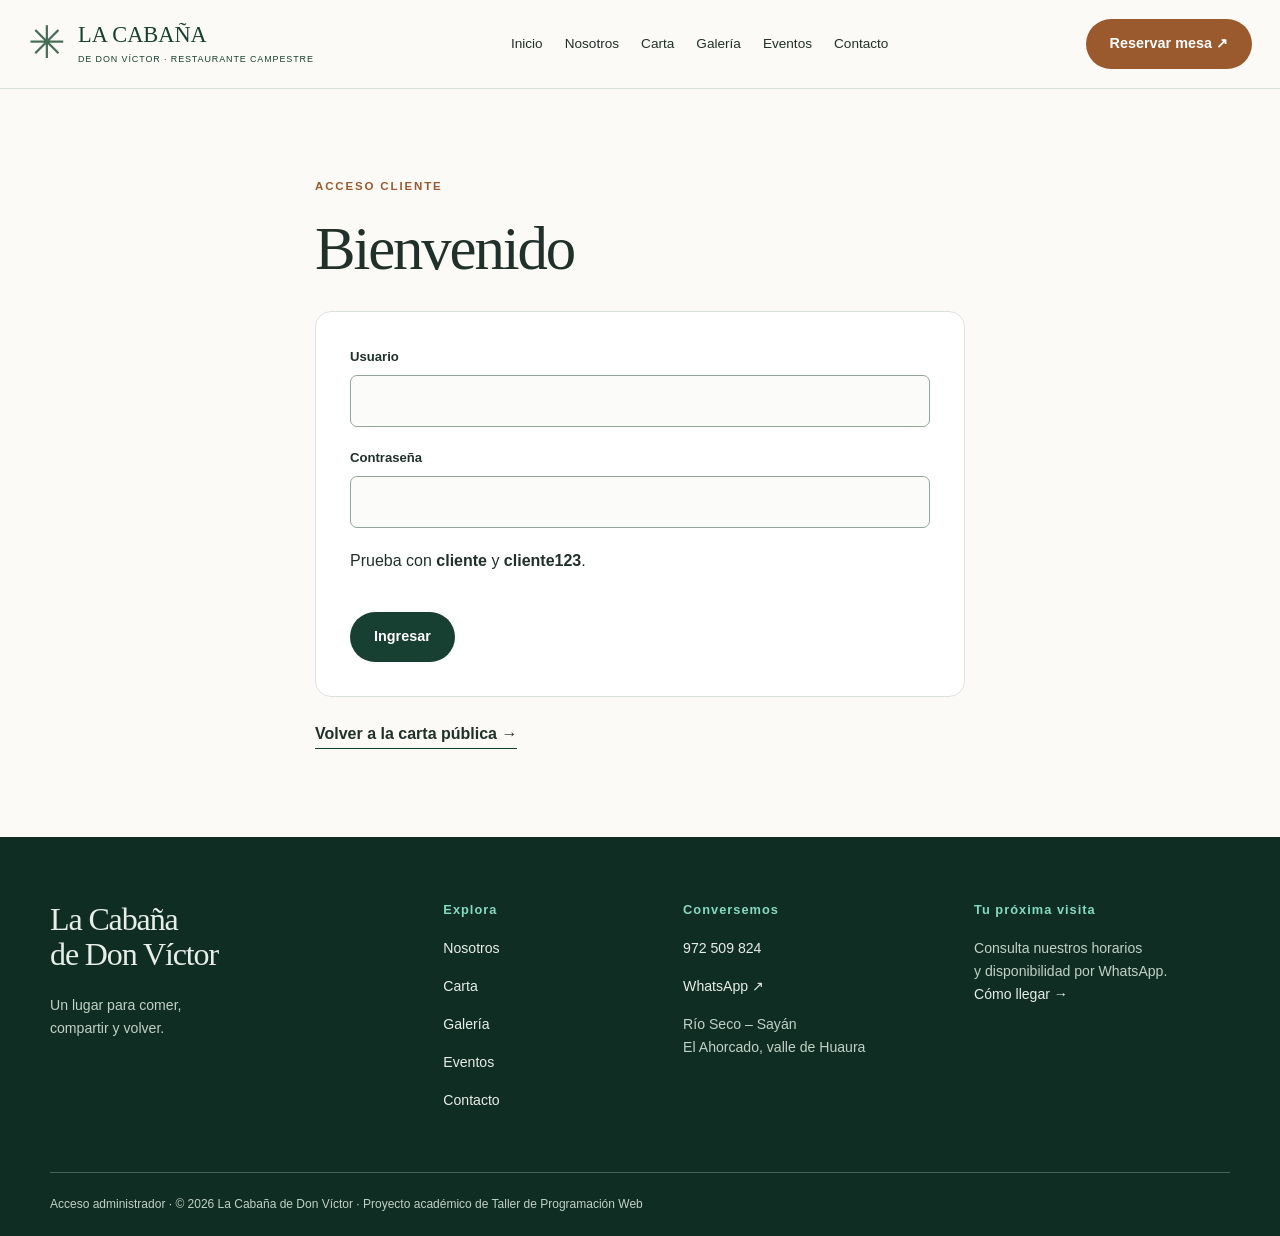
<file: cliente.html>
<!DOCTYPE html>
<html lang="es">

<head>
  <meta charset="UTF-8">
  <meta name="viewport" content="width=device-width, initial-scale=1">
  <title>Mi pedido | La Cabaña de Don Víctor</title>
  <meta name="description"
    content="Cocina campestre y tradición familiar en La Cabaña de Don Víctor. Conoce nuestra carta de desayunos, almuerzos y bebidas.">
  <meta name="theme-color" content="#173f32">
  <link rel="stylesheet" href="css/style.css">
  <link rel="stylesheet" href="css/avance3.css">
</head>

<body>
  <!--omitir intro xd-->
  <a class="skip-link" href="#contenido">Saltar al contenido</a>

  <!-- Cabecera principal -->
  <header class="site-header">
    <div class="nav-wrap">
      <a class="brand" href="index.html">
        <span class="brand-symbol" aria-hidden="true">✳</span>
        <span>LA CABAÑA <small>DE DON VÍCTOR · RESTAURANTE CAMPESTRE</small></span>
      </a>
      <!-- Navegación para pantallas grandes -->
      <nav class="desktop-nav" aria-label="Navegación principal">
        <a href="index.html">Inicio</a>
        <a href="nosotros.html">Nosotros</a>
        <a href="carta.html">Carta</a>
        <a href="galeria.html">Galería</a>
        <a href="eventos.html">Eventos</a>
        <a href="contacto.html">Contacto</a>
      </nav>
      <!-- Navegación móvil desplegable -->
      <details class="mobile-nav">
        <summary>Menú <span aria-hidden="true">☰</span></summary>
        <nav aria-label="Navegación móvil">
          <a href="index.html">Inicio</a>
          <a href="nosotros.html">Nosotros</a>
          <a href="carta.html">Carta</a>
          <a href="galeria.html">Galería</a>
          <a href="eventos.html">Eventos</a>
          <a href="contacto.html">Contacto</a>
        </nav>
      </details>
      <a class="button nav-reserve" href="contacto.html">Reservar mesa ↗</a>
    </div>
  </header>

  <main id="contenido">
    <section class="page-intro container">
      <p class="eyebrow">ÁREA CLIENTE · DEMOSTRACIÓN</p>
      <h1>Prepara tu pedido</h1>
      <p class="lead">Elige platos y bebidas, indica cantidades y revisa el total. No se envía al restaurante ni se
        realiza ningún cobro.</p><button id="salir" class="button dark" type="button">Cerrar sesión</button>
    </section>
    <section id="zona-cliente" class="section container" hidden>
      <div class="order-summary">
        <h2>Resumen del pedido</h2>
        <div id="resumen"></div>
        <p id="total" role="status" aria-live="polite">Total: S/ 0.00</p><button id="limpiar" class="button"
          type="button">Vaciar pedido</button>
      </div>
      <p id="estado" role="status">Cargando productos…</p>
      <div id="catalogo"></div>
    </section>
  </main>

  <!-- Pie de página -->
  <footer class="site-footer">
    <div class="container footer-grid">
      <div>
        <p class="footer-title">La Cabaña <br> de Don Víctor</p>
        <p>Un lugar para comer, <br> compartir y volver.</p>
      </div>
      <div>
        <h2>Explora</h2>
        <a href="nosotros.html">Nosotros</a>
        <a href="carta.html">Carta</a>
        <a href="galeria.html">Galería</a>
        <a href="eventos.html">Eventos</a>
        <a href="contacto.html">Contacto</a>
      </div>
      <div>
        <h2>Conversemos</h2>
        <a href="tel:+51972509824">972 509 824</a>
        <a href="https://wa.me/51972509824" target="_blank" rel="noopener noreferrer">WhatsApp ↗</a>
        <p>Río Seco – Sayán <br> El Ahorcado, valle de Huaura</p>
      </div>
      <div>
        <h2>Tu próxima visita</h2>
        <p>Consulta nuestros horarios <br> y disponibilidad por WhatsApp.</p>
        <a href="contacto.html">Cómo llegar →</a>
      </div>
    </div>
    <div class="container footer-bottom">
      <a href="login-admin.html">Acceso administrador</a> · © 2026 La Cabaña de Don Víctor · Proyecto académico de
      Taller de Programación Web
    </div>
  </footer>
  <script src="js/catalogo.js" defer></script>
  <script src="js/cliente.js" defer></script>
</body>
</html>
</file>
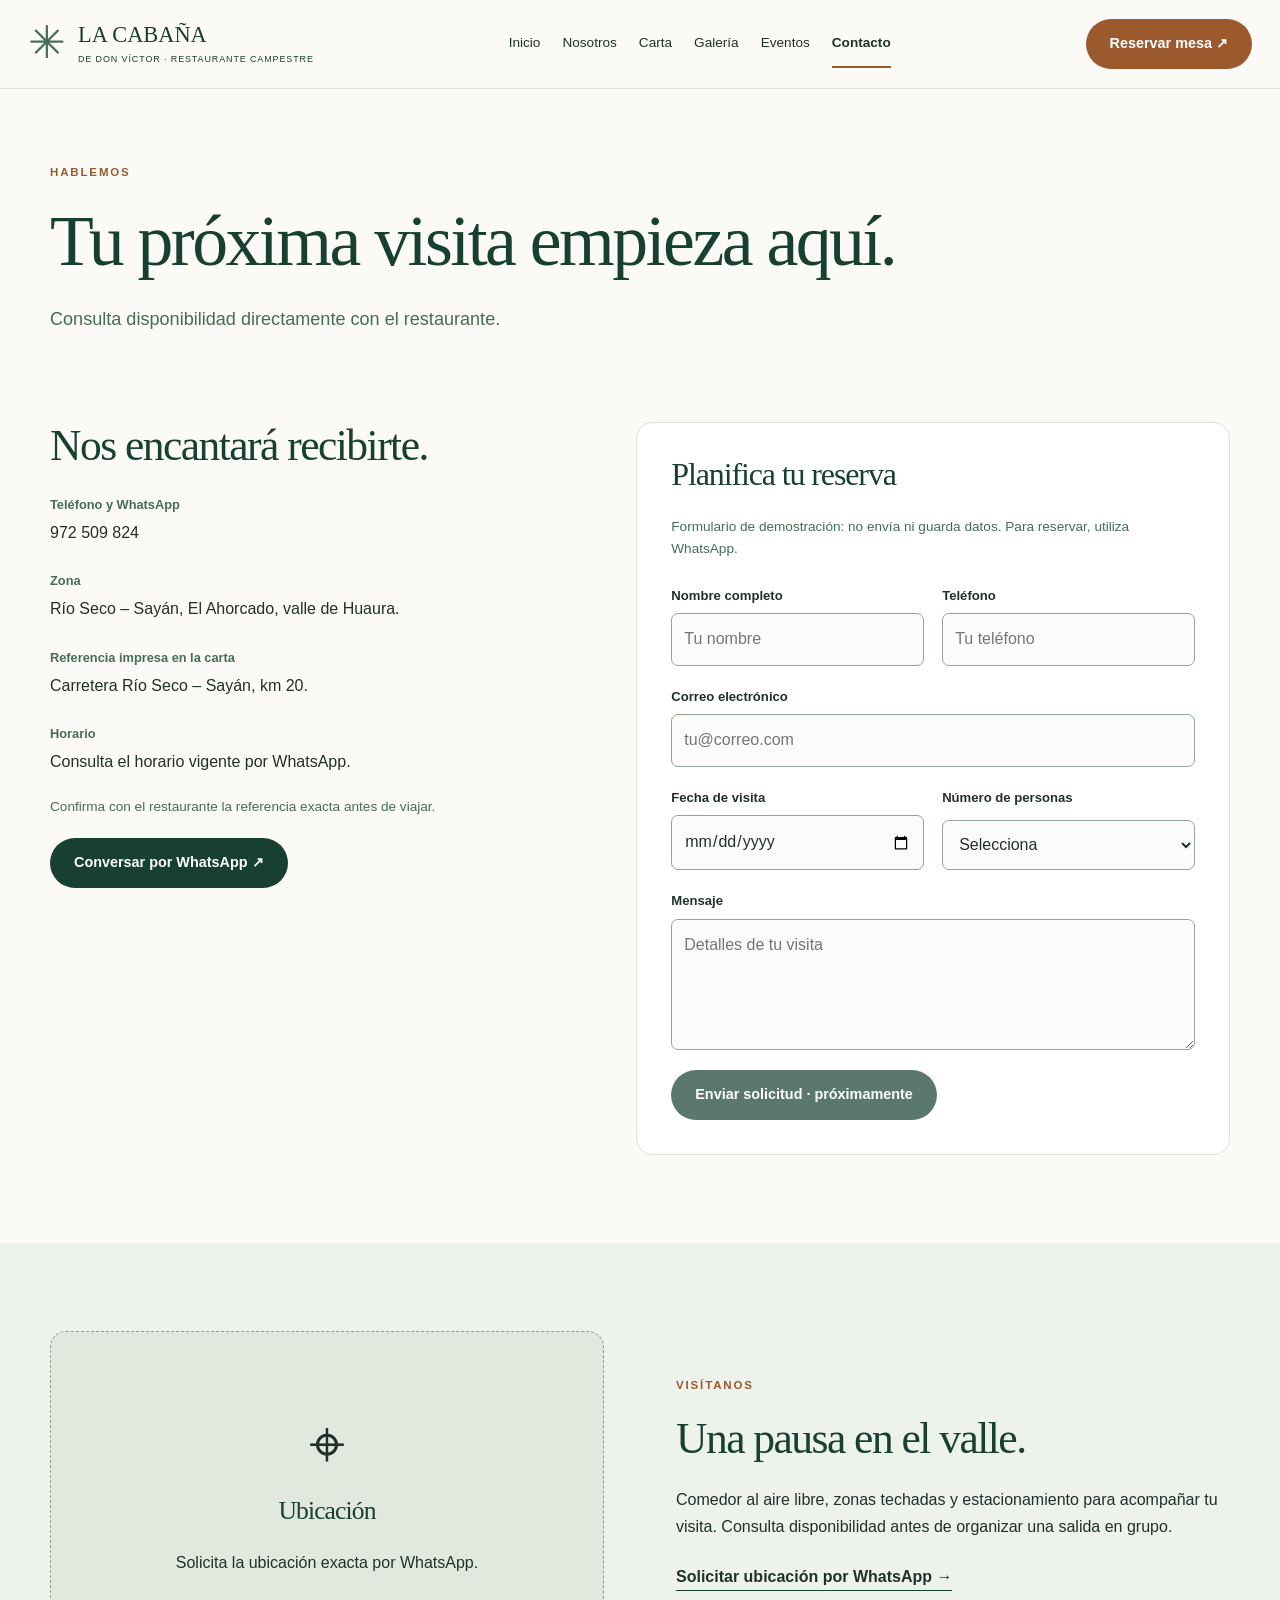
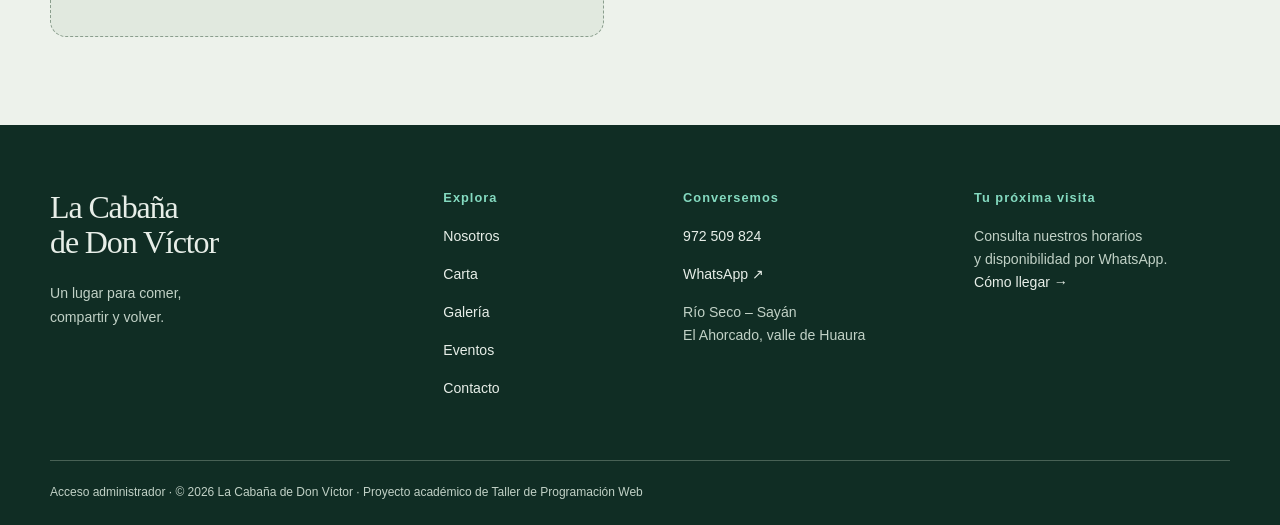
<file: contacto.html>
<!DOCTYPE html>
<html lang="es">
  <head>
    <meta charset="UTF-8">
    <meta name="viewport" content="width=device-width, initial-scale=1">
    <title>Contacto y reservas | La Cabaña de Don Víctor</title>
    <meta name="description" content="Cocina campestre y tradición familiar en La Cabaña de Don Víctor. Conoce nuestra carta de desayunos, almuerzos y bebidas.">
    <meta name="theme-color" content="#173f32">
    <link rel="stylesheet" href="css/style.css">
    <link rel="stylesheet" href="css/avance3.css">
  </head>
  <body>
    <!--omitir intro xd-->
    <a class="skip-link" href="#contenido">Saltar al contenido</a>

    <!-- Cabecera principal -->
    <header class="site-header">
      <div class="nav-wrap">
        <a class="brand" href="index.html">
          <span class="brand-symbol" aria-hidden="true">✳</span>
          <span>LA CABAÑA <small>DE DON VÍCTOR · RESTAURANTE CAMPESTRE</small></span>
        </a>
        <!-- Navegación para pantallas grandes -->
        <nav class="desktop-nav" aria-label="Navegación principal">
          <a href="index.html">Inicio</a>
          <a href="nosotros.html">Nosotros</a>
          <a href="carta.html">Carta</a>
          <a href="galeria.html">Galería</a>
          <a href="eventos.html">Eventos</a>
          <a href="contacto.html" aria-current="page">Contacto</a>
        </nav>
        <!-- Navegación móvil desplegable -->
        <details class="mobile-nav">
          <summary>Menú <span aria-hidden="true">☰</span></summary>
          <nav aria-label="Navegación móvil">
            <a href="index.html">Inicio</a>
            <a href="nosotros.html">Nosotros</a>
            <a href="carta.html">Carta</a>
            <a href="galeria.html">Galería</a>
            <a href="eventos.html">Eventos</a>
            <a href="contacto.html" aria-current="page">Contacto</a>
          </nav>
        </details>
        <a class="button nav-reserve" href="contacto.html">Reservar mesa ↗</a>
      </div>
    </header>

    <main id="contenido">
      <section class="page-intro container">
        <p class="eyebrow">HABLEMOS</p>
        <h1>Tu próxima visita empieza aquí.</h1>
        <p class="lead">Consulta disponibilidad directamente con el restaurante.</p>
      </section>

      <!-- Grilla de Información de Contacto y Formulario -->
      <section class="section container contact-grid">
        <div>
          <h2>Nos encantará recibirte.</h2>
          <dl class="contact-details">
            <dt>Teléfono y WhatsApp</dt>
            <dd><a href="tel:+51972509824">972 509 824</a></dd>
            <dt>Zona</dt>
            <dd>Río Seco – Sayán, El Ahorcado, valle de Huaura.</dd>
            <dt>Referencia impresa en la carta</dt>
            <dd>Carretera Río Seco – Sayán, km 20.</dd>
            <dt>Horario</dt>
            <dd>Consulta el horario vigente por WhatsApp.</dd>
          </dl>
          <p class="small-note">Confirma con el restaurante la referencia exacta antes de viajar.</p>
          <a class="button dark" href="https://wa.me/51972509824" target="_blank" rel="noopener noreferrer">Conversar por WhatsApp ↗</a>
        </div>

        <!-- Formulario maquetado -->
        <form class="contact-form" aria-describedby="form-status">
          <h2>Planifica tu reserva</h2>
          <p id="form-status" class="form-notice">Formulario de demostración: no envía ni guarda datos. Para reservar, utiliza WhatsApp.</p>
          <div class="form-row">
            <div class="form-field">
              <label for="nombre">Nombre completo</label>
              <input id="nombre" name="nombre" autocomplete="name" type="text" placeholder="Tu nombre">
            </div>
            <div class="form-field">
              <label for="telefono">Teléfono</label>
              <input id="telefono" name="telefono" autocomplete="tel" type="tel" placeholder="Tu teléfono">
            </div>
          </div>
          <div class="form-field">
            <label for="correo">Correo electrónico</label>
            <input id="correo" name="correo" autocomplete="email" type="email" placeholder="tu@correo.com">
          </div>
          <div class="form-row">
            <div class="form-field">
              <label for="fecha">Fecha de visita</label>
              <input id="fecha" name="fecha" type="date">
            </div>
            <div class="form-field">
              <label for="personas">Número de personas</label>
              <select id="personas" name="personas">
                <option value="">Selecciona</option>
                <option value="1-2">1 a 2 personas</option>
                <option value="3-5">3 a 5 personas</option>
                <option value="6-10">6 a 10 personas</option>
                <option value="11+">Más de 10 personas</option>
              </select>
            </div>
          </div>
          <div class="form-field">
            <label for="mensaje">Mensaje</label>
            <textarea id="mensaje" name="mensaje" rows="4" placeholder="Detalles de tu visita"></textarea>
          </div>
          <button class="button dark" type="button" disabled>Enviar solicitud · próximamente</button>
        </form>
      </section>

      <!-- google maps (api supongo xd) -->
      <section class="section soft">
        <div class="container split">
          <div class="map-placeholder">
            <span aria-hidden="true">⌖</span>
            <h2>Ubicación</h2>
            <p>Solicita la ubicación exacta por WhatsApp.</p>
          </div>
          <div>
            <p class="eyebrow">VISÍTANOS</p>
            <h2>Una pausa en el valle.</h2>
            <p>Comedor al aire libre, zonas techadas y estacionamiento para acompañar tu visita. Consulta disponibilidad antes de organizar una salida en grupo.</p>
            <a class="text-link" href="https://wa.me/51972509824" target="_blank" rel="noopener noreferrer">Solicitar ubicación por WhatsApp →</a>
          </div>
        </div>
      </section>
    </main>

    <!-- Pie de página -->
    <footer class="site-footer">
      <div class="container footer-grid">
        <div>
          <p class="footer-title">La Cabaña <br> de Don Víctor</p>
          <p>Un lugar para comer, <br> compartir y volver.</p>
        </div>
        <div>
          <h2>Explora</h2>
          <a href="nosotros.html">Nosotros</a>
          <a href="carta.html">Carta</a>
          <a href="galeria.html">Galería</a>
          <a href="eventos.html">Eventos</a>
          <a href="contacto.html">Contacto</a>
        </div>
        <div>
          <h2>Conversemos</h2>
          <a href="tel:+51972509824">972 509 824</a>
          <a href="https://wa.me/51972509824" target="_blank" rel="noopener noreferrer">WhatsApp ↗</a>
          <p>Río Seco – Sayán <br> El Ahorcado, valle de Huaura</p>
        </div>
        <div>
          <h2>Tu próxima visita</h2>
          <p>Consulta nuestros horarios <br> y disponibilidad por WhatsApp.</p>
          <a href="contacto.html">Cómo llegar →</a>
        </div>
      </div>
      <div class="container footer-bottom">
        <a href="login-admin.html">Acceso administrador</a> · © 2026 La Cabaña de Don Víctor · Proyecto académico de Taller de Programación Web
      </div>
    </footer>
  </body>
</html>
</file>
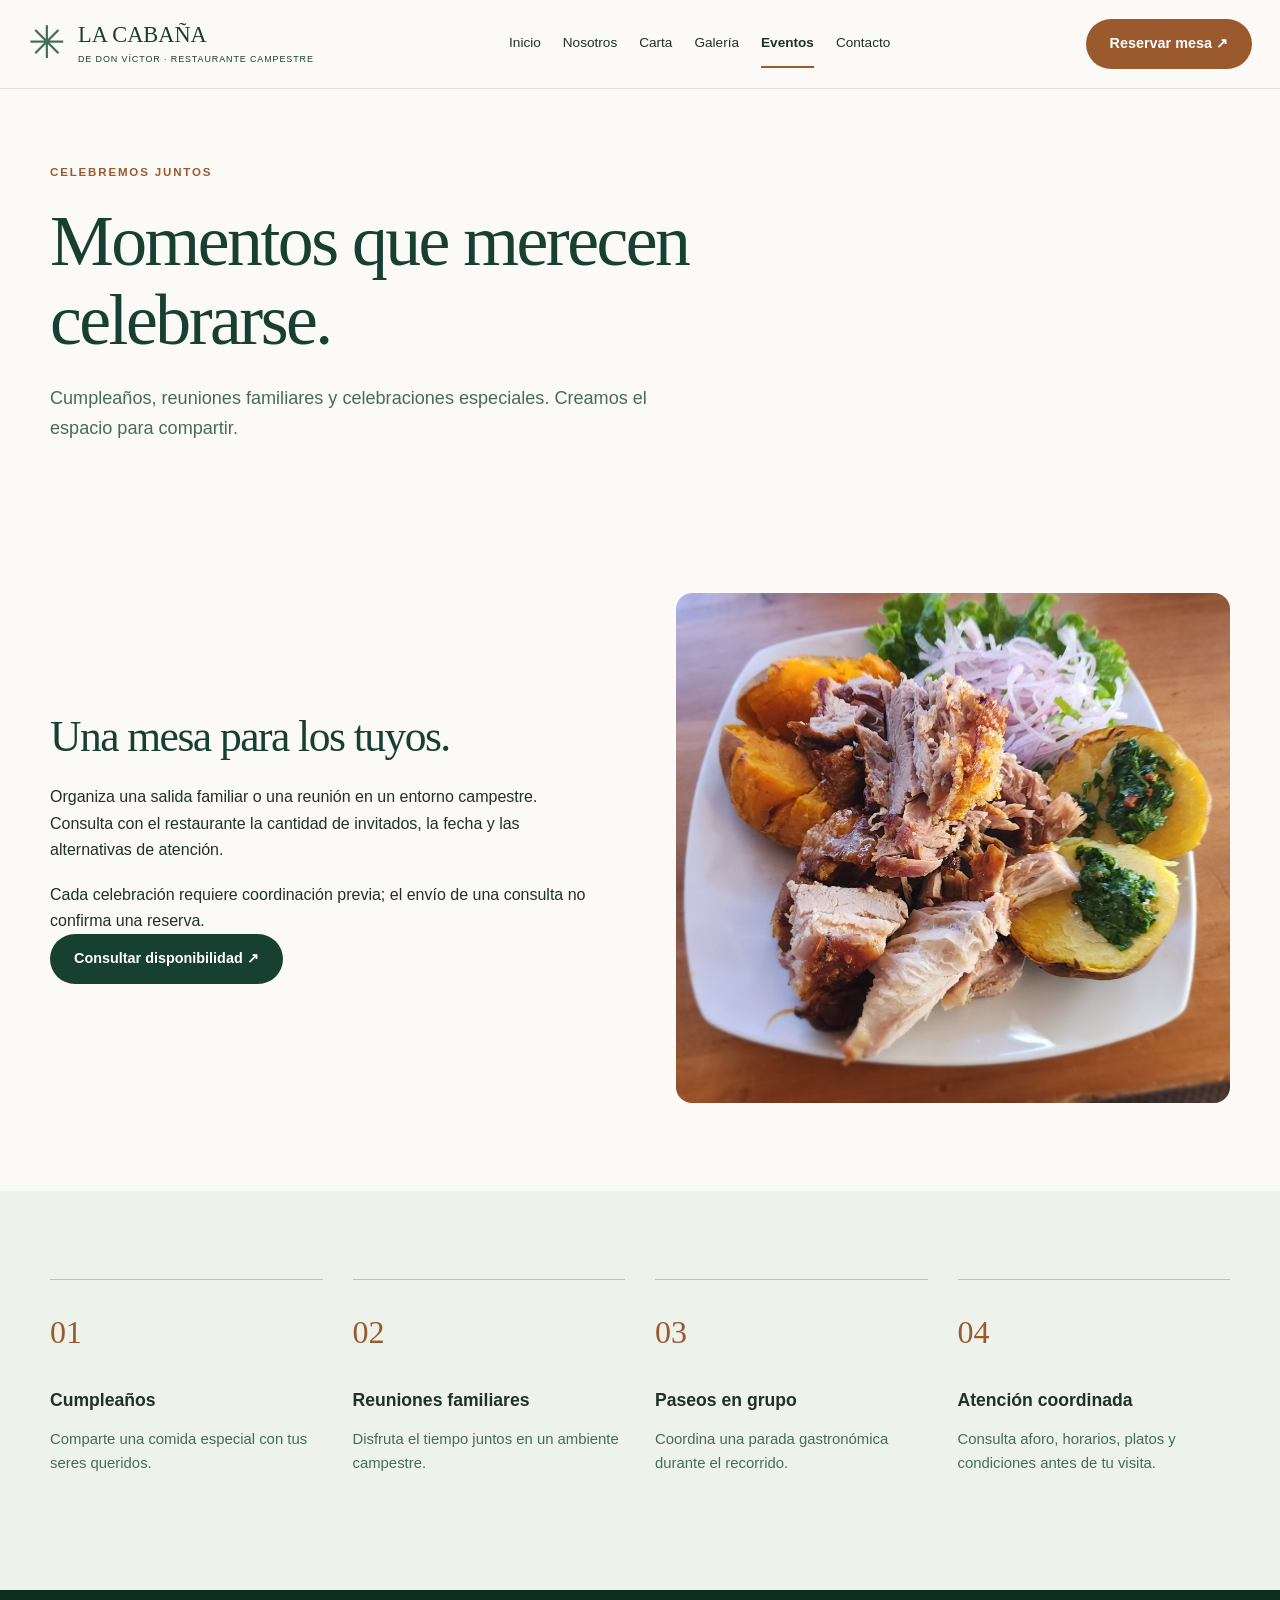
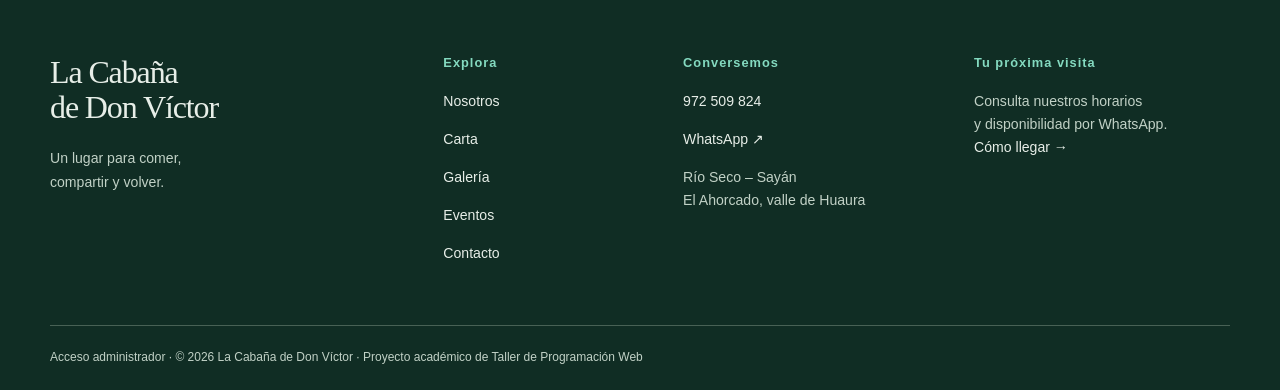
<file: eventos.html>
<!DOCTYPE html>
<html lang="es">
  <head>
    <meta charset="UTF-8">
    <meta name="viewport" content="width=device-width, initial-scale=1">
    <title>Eventos | La Cabaña de Don Víctor</title>
    <meta name="description" content="Cocina campestre y tradición familiar en La Cabaña de Don Víctor. Conoce nuestra carta de desayunos, almuerzos y bebidas.">
    <meta name="theme-color" content="#173f32">
    <link rel="stylesheet" href="css/style.css">
    <link rel="stylesheet" href="css/avance3.css">
  </head>
  <body>
    <!--omitir intro xd-->
    <a class="skip-link" href="#contenido">Saltar al contenido</a>

    <!-- Cabecera principal -->
    <header class="site-header">
      <div class="nav-wrap">
        <a class="brand" href="index.html">
          <span class="brand-symbol" aria-hidden="true">✳</span>
          <span>LA CABAÑA <small>DE DON VÍCTOR · RESTAURANTE CAMPESTRE</small></span>
        </a>
        <!-- Navegación para pantallas grandes -->
        <nav class="desktop-nav" aria-label="Navegación principal">
          <a href="index.html">Inicio</a>
          <a href="nosotros.html">Nosotros</a>
          <a href="carta.html">Carta</a>
          <a href="galeria.html">Galería</a>
          <a href="eventos.html" aria-current="page">Eventos</a>
          <a href="contacto.html">Contacto</a>
        </nav>
        <!-- Navegación móvil desplegable -->
        <details class="mobile-nav">
          <summary>Menú <span aria-hidden="true">☰</span></summary>
          <nav aria-label="Navegación móvil">
            <a href="index.html">Inicio</a>
            <a href="nosotros.html">Nosotros</a>
            <a href="carta.html">Carta</a>
            <a href="galeria.html">Galería</a>
            <a href="eventos.html" aria-current="page">Eventos</a>
            <a href="contacto.html">Contacto</a>
          </nav>
        </details>
        <a class="button nav-reserve" href="contacto.html">Reservar mesa ↗</a>
      </div>
    </header>

    <main id="contenido">
      <section class="page-intro container">
        <p class="eyebrow">CELEBREMOS JUNTOS</p>
        <h1>Momentos que merecen celebrarse.</h1>
        <p class="lead">Cumpleaños, reuniones familiares y celebraciones especiales. Creamos el espacio para compartir.</p>
      </section>

      <!-- Presentación de opciones para eventos -->
      <section class="section container split">
        <div>
          <h2>Una mesa para los tuyos.</h2>
          <p>Organiza una salida familiar o una reunión en un entorno campestre. Consulta con el restaurante la cantidad de invitados, la fecha y las alternativas de atención.</p>
          <p>Cada celebración requiere coordinación previa; el envío de una consulta no confirma una reserva.</p>
          <a class="button dark" href="https://wa.me/51972509824" target="_blank" rel="noopener noreferrer">Consultar disponibilidad ↗</a>
        </div>
        <img class="editorial-photo" src="img/caja.jpg" alt="Especialidad de cerdo para disfrutar durante una visita al restaurante" loading="lazy">
      </section>

      <!-- Tipos de Eventos (cumpleaños, reuniones, paseos, atención especial -->
      <section class="section soft">
        <div class="container features">
          <article>
            <span class="feature-number">01</span>
            <h3>Cumpleaños</h3>
            <p>Comparte una comida especial con tus seres queridos.</p>
          </article>
          <article>
            <span class="feature-number">02</span>
            <h3>Reuniones familiares</h3>
            <p>Disfruta el tiempo juntos en un ambiente campestre.</p>
          </article>
          <article>
            <span class="feature-number">03</span>
            <h3>Paseos en grupo</h3>
            <p>Coordina una parada gastronómica durante el recorrido.</p>
          </article>
          <article>
            <span class="feature-number">04</span>
            <h3>Atención coordinada</h3>
            <p>Consulta aforo, horarios, platos y condiciones antes de tu visita.</p>
          </article>
        </div>
      </section>
    </main>

    <!-- Pie de página -->
    <footer class="site-footer">
      <div class="container footer-grid">
        <div>
          <p class="footer-title">La Cabaña <br> de Don Víctor</p>
          <p>Un lugar para comer, <br> compartir y volver.</p>
        </div>
        <div>
          <h2>Explora</h2>
          <a href="nosotros.html">Nosotros</a>
          <a href="carta.html">Carta</a>
          <a href="galeria.html">Galería</a>
          <a href="eventos.html">Eventos</a>
          <a href="contacto.html">Contacto</a>
        </div>
        <div>
          <h2>Conversemos</h2>
          <a href="tel:+51972509824">972 509 824</a>
          <a href="https://wa.me/51972509824" target="_blank" rel="noopener noreferrer">WhatsApp ↗</a>
          <p>Río Seco – Sayán <br> El Ahorcado, valle de Huaura</p>
        </div>
        <div>
          <h2>Tu próxima visita</h2>
          <p>Consulta nuestros horarios <br> y disponibilidad por WhatsApp.</p>
          <a href="contacto.html">Cómo llegar →</a>
        </div>
      </div>
      <div class="container footer-bottom">
        <a href="login-admin.html">Acceso administrador</a> · © 2026 La Cabaña de Don Víctor · Proyecto académico de Taller de Programación Web
      </div>
    </footer>
  </body>
</html>
</file>
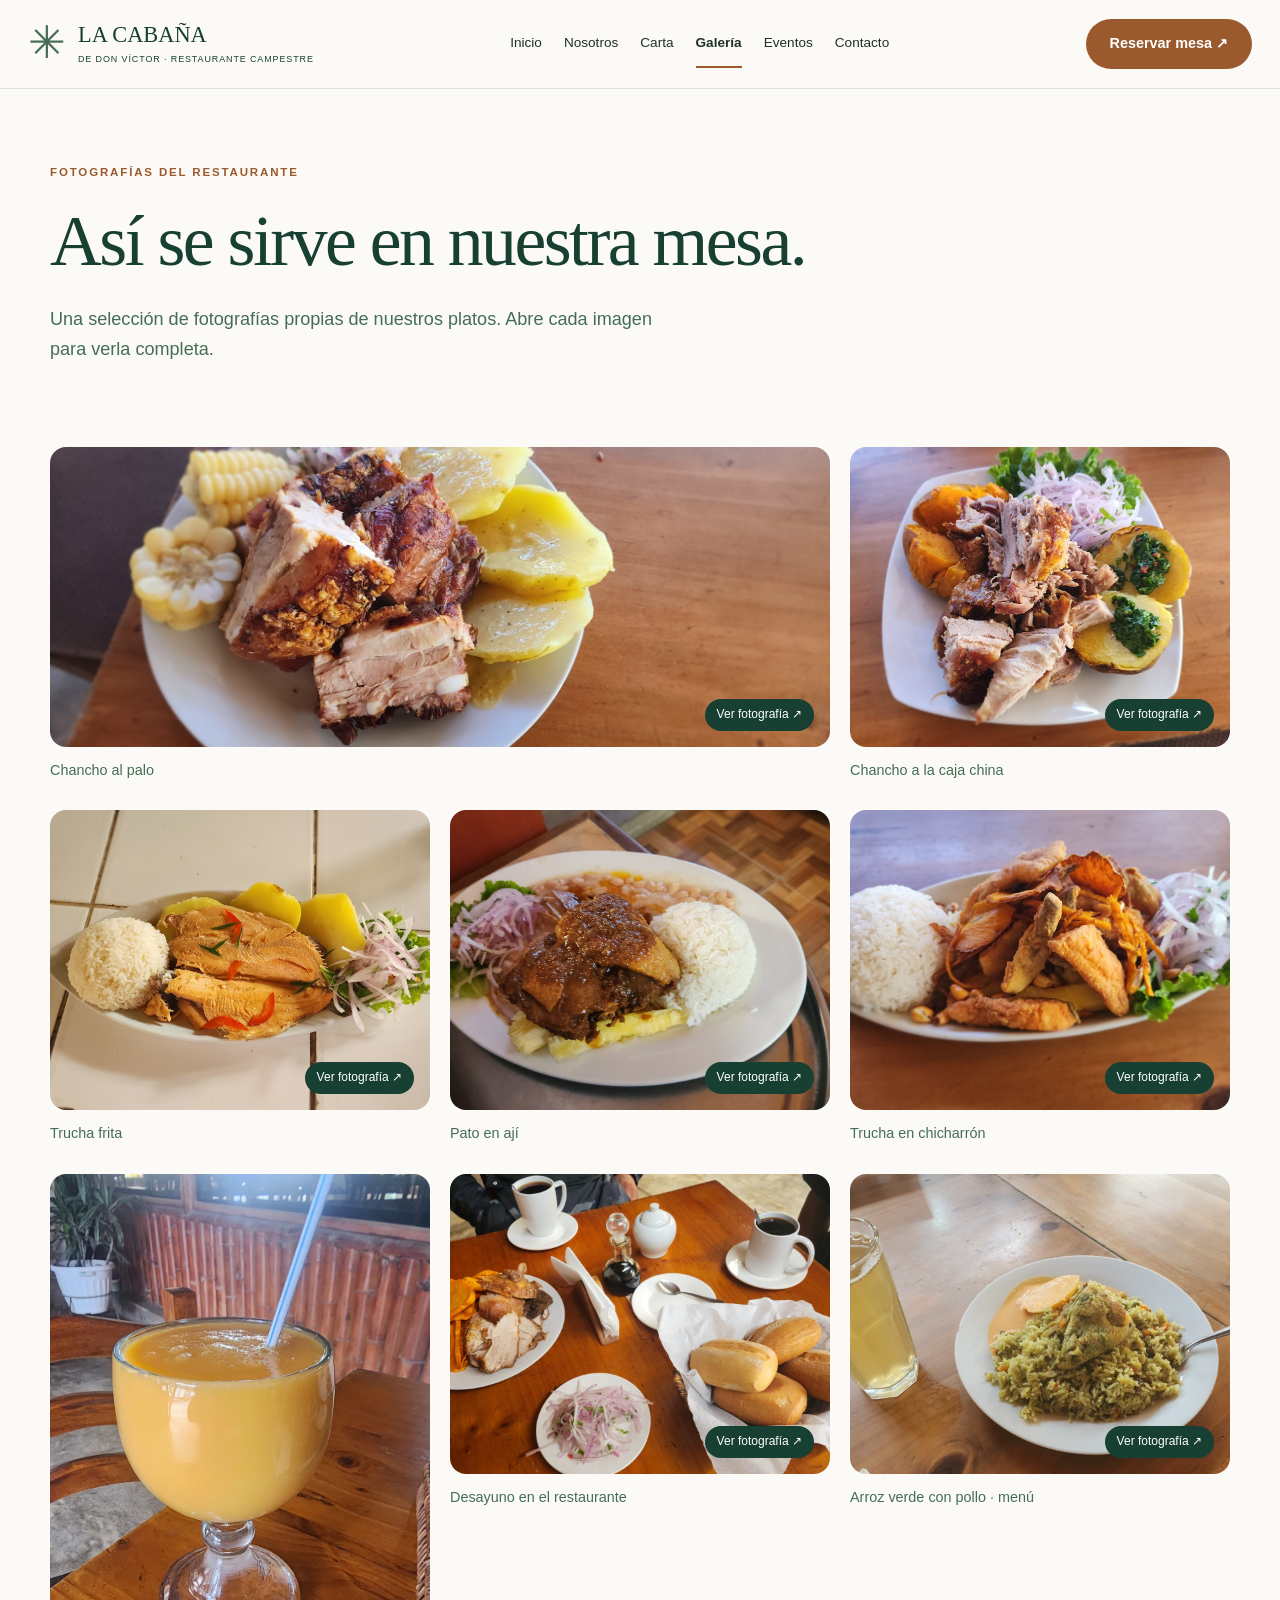
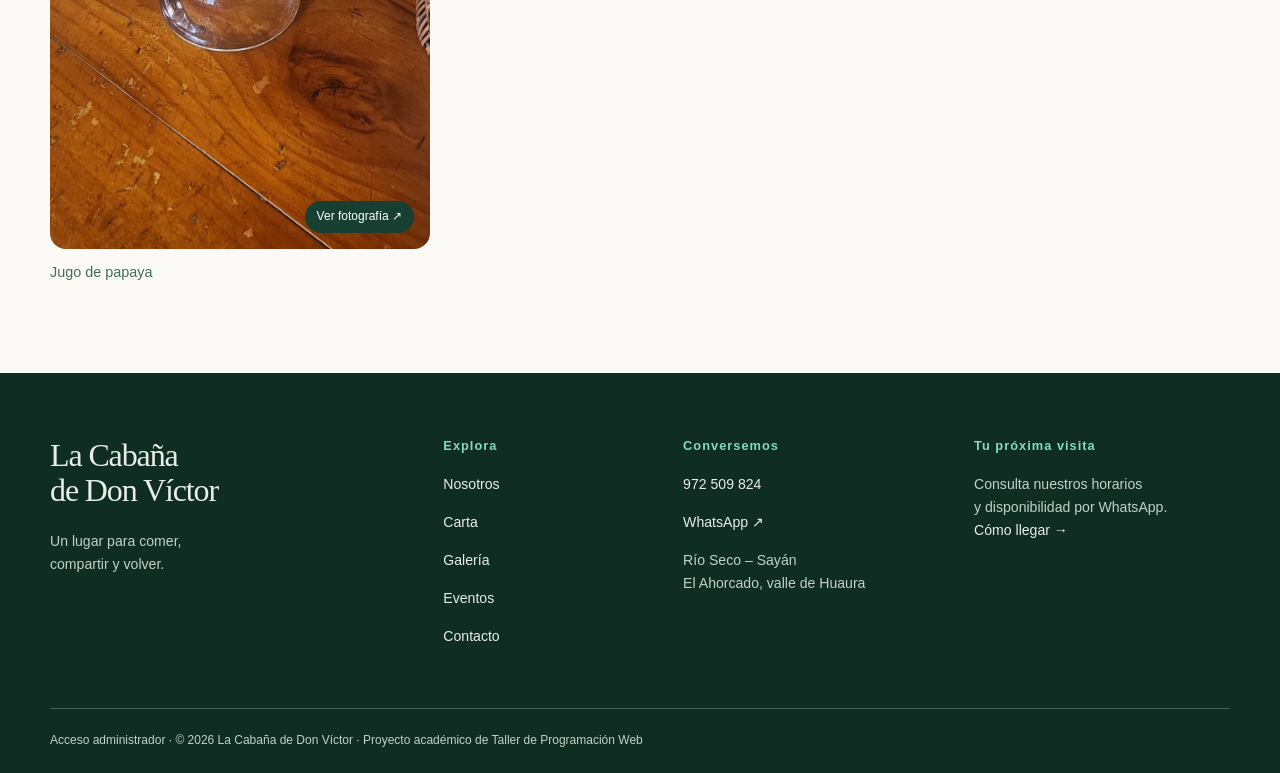
<file: galeria.html>
<!DOCTYPE html>
<html lang="es">
  <head>
    <meta charset="UTF-8">
    <meta name="viewport" content="width=device-width, initial-scale=1">
    <title>Galería | La Cabaña de Don Víctor</title>
    <meta name="description" content="Cocina campestre y tradición familiar en La Cabaña de Don Víctor. Conoce nuestra carta de desayunos, almuerzos y bebidas.">
    <meta name="theme-color" content="#173f32">
    <link rel="stylesheet" href="css/style.css">
    <link rel="stylesheet" href="css/avance3.css">
  </head>
  <body>
    <!--omitir intro xd-->
    <a class="skip-link" href="#contenido">Saltar al contenido</a>

    <!-- Cabecera principal -->
    <header class="site-header">
      <div class="nav-wrap">
        <a class="brand" href="index.html">
          <span class="brand-symbol" aria-hidden="true">✳</span>
          <span>LA CABAÑA <small>DE DON VÍCTOR · RESTAURANTE CAMPESTRE</small></span>
        </a>
        <!-- Navegación para pantallas grandes -->
        <nav class="desktop-nav" aria-label="Navegación principal">
          <a href="index.html">Inicio</a>
          <a href="nosotros.html">Nosotros</a>
          <a href="carta.html">Carta</a>
          <a href="galeria.html" aria-current="page">Galería</a>
          <a href="eventos.html">Eventos</a>
          <a href="contacto.html">Contacto</a>
        </nav>
        <!-- Navegación móvil desplegable -->
        <details class="mobile-nav">
          <summary>Menú <span aria-hidden="true">☰</span></summary>
          <nav aria-label="Navegación móvil">
            <a href="index.html">Inicio</a>
            <a href="nosotros.html">Nosotros</a>
            <a href="carta.html">Carta</a>
            <a href="galeria.html" aria-current="page">Galería</a>
            <a href="eventos.html">Eventos</a>
            <a href="contacto.html">Contacto</a>
          </nav>
        </details>
        <a class="button nav-reserve" href="contacto.html">Reservar mesa ↗</a>
      </div>
    </header>

    <!-- titulo de la pagina -->
    <main id="contenido">
      <section class="page-intro container">
        <p class="eyebrow">FOTOGRAFÍAS DEL RESTAURANTE</p>
        <h1>Así se sirve en nuestra mesa.</h1>
        <p class="lead">Una selección de fotografías propias de nuestros platos. Abre cada imagen para verla completa.</p>
      </section>

      <!-- fotitos de la comida (creo que es mejor ponerlos en .webpm pero nimodos) -->
      <section class="container section gallery-grid" aria-label="Galería gastronómica">
        <figure class="gallery-item gallery-0">
          <a href="img/palo.jpg"><img src="img/palo.jpg" alt="Chancho al palo" loading="lazy"><span>Ver fotografía ↗</span></a>
          <figcaption>Chancho al palo</figcaption>
        </figure>
        <figure class="gallery-item gallery-1">
          <a href="img/caja.jpg"><img src="img/caja.jpg" alt="Chancho a la caja china" loading="lazy"><span>Ver fotografía ↗</span></a>
          <figcaption>Chancho a la caja china</figcaption>
        </figure>
        <figure class="gallery-item gallery-2">
          <a href="img/trucha.jpg"><img src="img/trucha.jpg" alt="Trucha frita" loading="lazy"><span>Ver fotografía ↗</span></a>
          <figcaption>Trucha frita</figcaption>
        </figure>
        <figure class="gallery-item gallery-3">
          <a href="img/pato.jpg"><img src="img/pato.jpg" alt="Pato en ají" loading="lazy"><span>Ver fotografía ↗</span></a>
          <figcaption>Pato en ají</figcaption>
        </figure>
        <figure class="gallery-item gallery-4">
          <a href="img/chicharron-trucha.jpg"><img src="img/chicharron-trucha.jpg" alt="Trucha en chicharrón" loading="lazy"><span>Ver fotografía ↗</span></a>
          <figcaption>Trucha en chicharrón</figcaption>
        </figure>
        <figure class="gallery-item gallery-5">
          <a href="img/papaya.jpg"><img src="img/papaya.jpg" alt="Jugo de papaya" loading="lazy"><span>Ver fotografía ↗</span></a>
          <figcaption>Jugo de papaya</figcaption>
        </figure>
        <figure class="gallery-item gallery-6">
          <a href="img/desayuno.jpg"><img src="img/desayuno.jpg" alt="Desayuno en el restaurante" loading="lazy"><span>Ver fotografía ↗</span></a>
          <figcaption>Desayuno en el restaurante</figcaption>
        </figure>
        <figure class="gallery-item gallery-7">
          <a href="img/menu-arroz.jpg"><img src="img/menu-arroz.jpg" alt="Arroz verde con pollo · menú" loading="lazy"><span>Ver fotografía ↗</span></a>
          <figcaption>Arroz verde con pollo · menú</figcaption>
        </figure>
      </section>
    </main>

    <!-- Pie de página -->
    <footer class="site-footer">
      <div class="container footer-grid">
        <div>
          <p class="footer-title">La Cabaña <br> de Don Víctor</p>
          <p>Un lugar para comer, <br> compartir y volver.</p>
        </div>
        <div>
          <h2>Explora</h2>
          <a href="nosotros.html">Nosotros</a>
          <a href="carta.html">Carta</a>
          <a href="galeria.html">Galería</a>
          <a href="eventos.html">Eventos</a>
          <a href="contacto.html">Contacto</a>
        </div>
        <div>
          <h2>Conversemos</h2>
          <a href="tel:+51972509824">972 509 824</a>
          <a href="https://wa.me/51972509824" target="_blank" rel="noopener noreferrer">WhatsApp ↗</a>
          <p>Río Seco – Sayán <br> El Ahorcado, valle de Huaura</p>
        </div>
        <div>
          <h2>Tu próxima visita</h2>
          <p>Consulta nuestros horarios <br> y disponibilidad por WhatsApp.</p>
          <a href="contacto.html">Cómo llegar →</a>
        </div>
      </div>
      <div class="container footer-bottom">
        <a href="login-admin.html">Acceso administrador</a> · © 2026 La Cabaña de Don Víctor · Proyecto académico de Taller de Programación Web
      </div>
    </footer>
  </body>
</html>
</file>
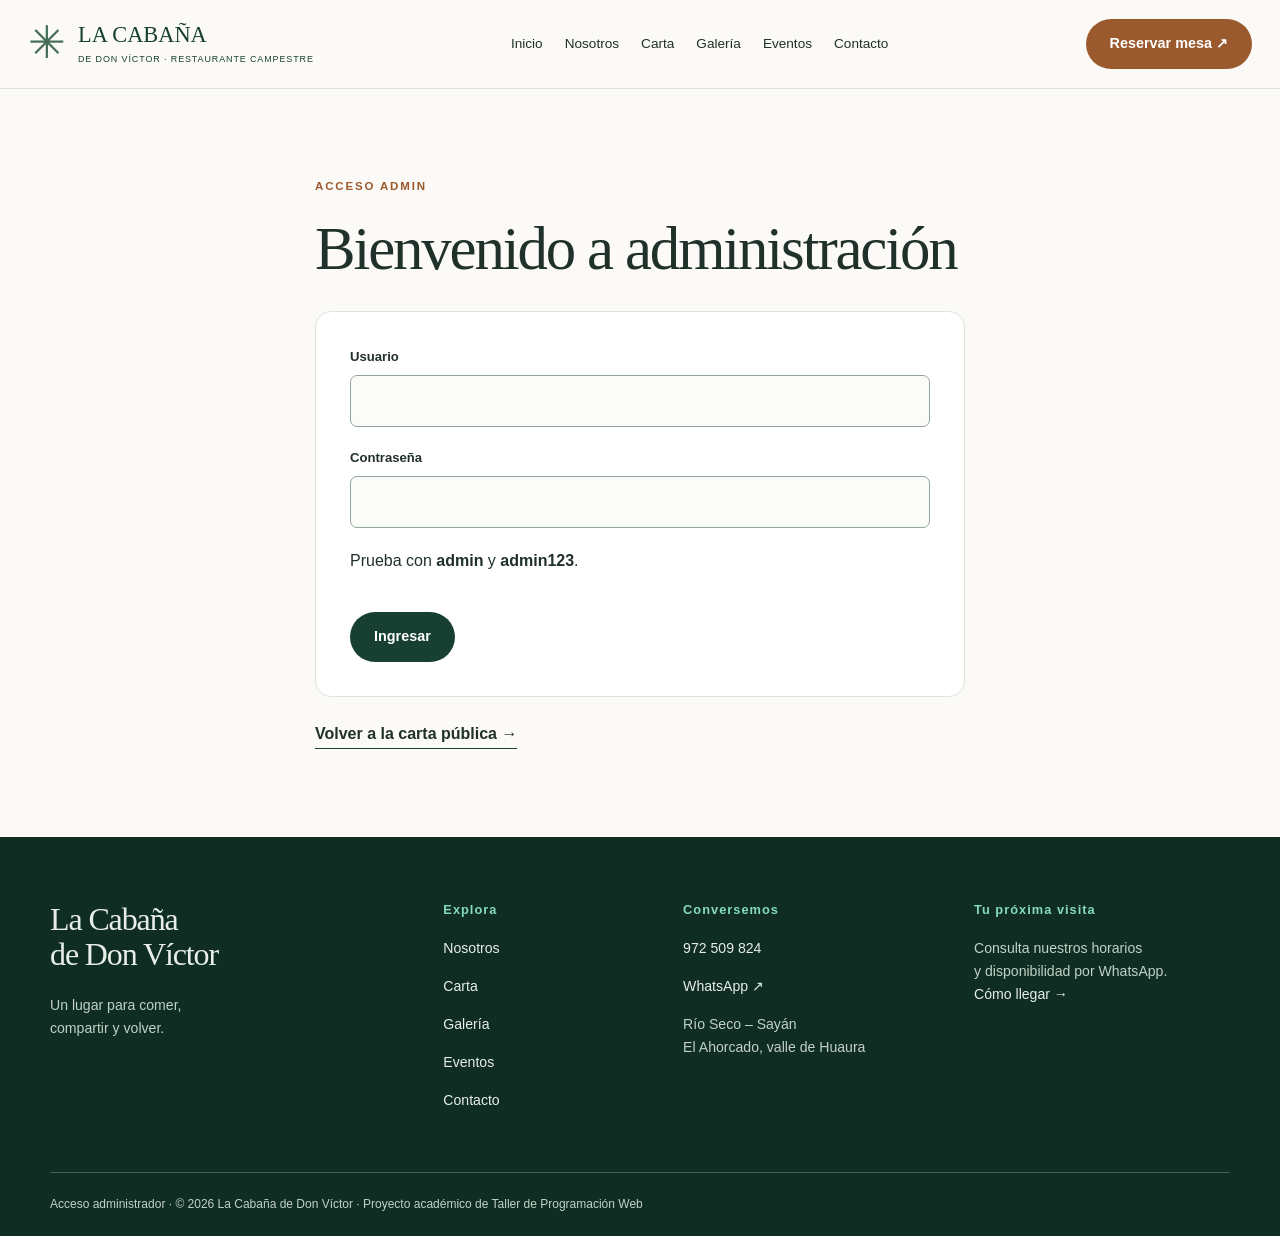
<file: login-admin.html>
<!DOCTYPE html>
<html lang="es">

<head>
  <meta charset="UTF-8">
  <meta name="viewport" content="width=device-width, initial-scale=1">
  <title>Acceso admin | La Cabaña de Don Víctor</title>
  <meta name="description"
    content="Cocina campestre y tradición familiar en La Cabaña de Don Víctor. Conoce nuestra carta de desayunos, almuerzos y bebidas.">
  <meta name="theme-color" content="#173f32">
  <link rel="stylesheet" href="css/style.css">
  <link rel="stylesheet" href="css/avance3.css">
</head>

<body>
  <!--omitir intro xd-->
  <a class="skip-link" href="#contenido">Saltar al contenido</a>

  <!-- Cabecera principal -->
  <header class="site-header">
    <div class="nav-wrap">
      <a class="brand" href="index.html">
        <span class="brand-symbol" aria-hidden="true">✳</span>
        <span>LA CABAÑA <small>DE DON VÍCTOR · RESTAURANTE CAMPESTRE</small></span>
      </a>
      <!-- Navegación para pantallas grandes -->
      <nav class="desktop-nav" aria-label="Navegación principal">
        <a href="index.html">Inicio</a>
        <a href="nosotros.html">Nosotros</a>
        <a href="carta.html">Carta</a>
        <a href="galeria.html">Galería</a>
        <a href="eventos.html">Eventos</a>
        <a href="contacto.html">Contacto</a>
      </nav>
      <!-- Navegación móvil desplegable -->
      <details class="mobile-nav">
        <summary>Menú <span aria-hidden="true">☰</span></summary>
        <nav aria-label="Navegación móvil">
          <a href="index.html">Inicio</a>
          <a href="nosotros.html">Nosotros</a>
          <a href="carta.html">Carta</a>
          <a href="galeria.html">Galería</a>
          <a href="eventos.html">Eventos</a>
          <a href="contacto.html">Contacto</a>
        </nav>
      </details>
      <a class="button nav-reserve" href="contacto.html">Reservar mesa ↗</a>
    </div>
  </header>

  <main id="contenido">
    <section class="section container login-layout">
      <p class="eyebrow">ACCESO ADMIN</p>
      <h1>Bienvenido a administración</h1>
      <form id="login-form" class="contact-form" data-rol="admin">
        <div class="form-field"><label for="usuario">Usuario</label><input id="usuario" name="usuario" required
            autocomplete="off"></div>
        <div class="form-field"><label for="clave">Contraseña</label><input id="clave" name="clave"
            type="password" required autocomplete="off"></div>
        <p>Prueba con <strong>admin</strong> y <strong>admin123</strong>.</p>
        <p id="login-error" role="alert"></p><button class="button dark" type="submit">Ingresar</button>
      </form><a class="text-link" href="carta.html">Volver a la carta pública →</a>
    </section>
  </main>

  <!-- Pie de página -->
  <footer class="site-footer">
    <div class="container footer-grid">
      <div>
        <p class="footer-title">La Cabaña <br> de Don Víctor</p>
        <p>Un lugar para comer, <br> compartir y volver.</p>
      </div>
      <div>
        <h2>Explora</h2>
        <a href="nosotros.html">Nosotros</a>
        <a href="carta.html">Carta</a>
        <a href="galeria.html">Galería</a>
        <a href="eventos.html">Eventos</a>
        <a href="contacto.html">Contacto</a>
      </div>
      <div>
        <h2>Conversemos</h2>
        <a href="tel:+51972509824">972 509 824</a>
        <a href="https://wa.me/51972509824" target="_blank" rel="noopener noreferrer">WhatsApp ↗</a>
        <p>Río Seco – Sayán <br> El Ahorcado, valle de Huaura</p>
      </div>
      <div>
        <h2>Tu próxima visita</h2>
        <p>Consulta nuestros horarios <br> y disponibilidad por WhatsApp.</p>
        <a href="contacto.html">Cómo llegar →</a>
      </div>
    </div>
    <div class="container footer-bottom">
      <a href="login-admin.html">Acceso administrador</a> · © 2026 La Cabaña de Don Víctor · Proyecto académico de
      Taller de Programación Web
    </div>
  </footer>
  <script src="js/login.js" defer></script>
</body>

</html>
</file>
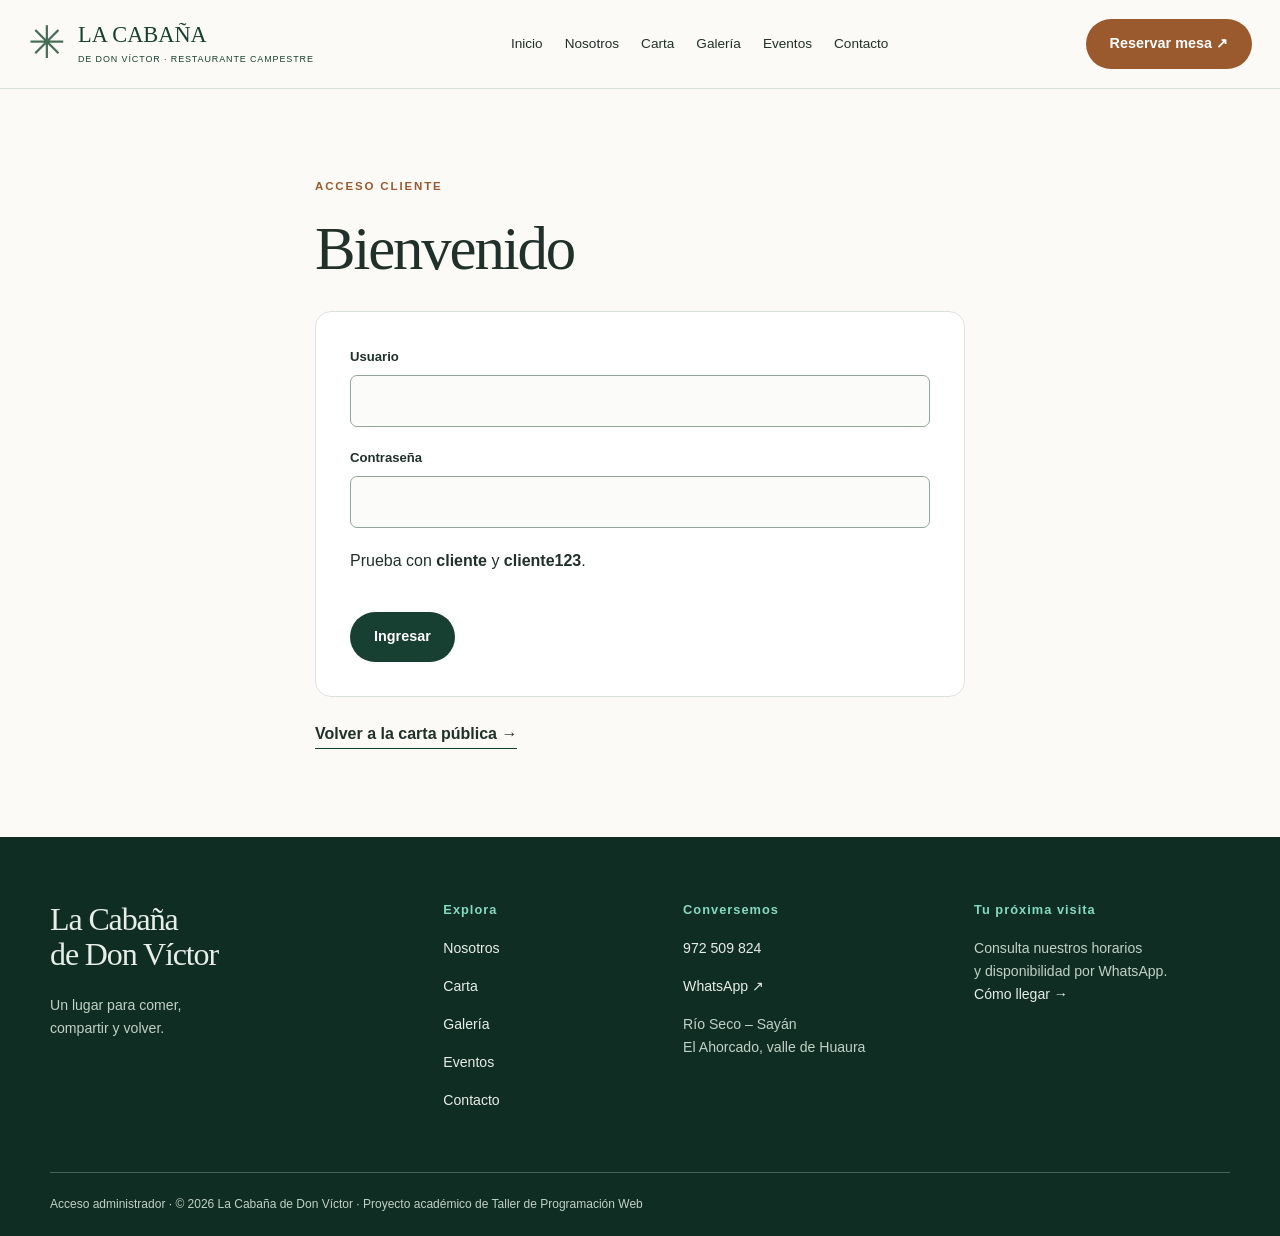
<file: login.html>
<!DOCTYPE html>
<html lang="es">

<head>
  <meta charset="UTF-8">
  <meta name="viewport" content="width=device-width, initial-scale=1">
  <title>Acceso cliente | La Cabaña de Don Víctor</title>
  <meta name="description"
    content="Cocina campestre y tradición familiar en La Cabaña de Don Víctor. Conoce nuestra carta de desayunos, almuerzos y bebidas.">
  <meta name="theme-color" content="#173f32">
  <link rel="stylesheet" href="css/style.css">
  <link rel="stylesheet" href="css/avance3.css">
</head>

<body>
  <!--omitir intro xd-->
  <a class="skip-link" href="#contenido">Saltar al contenido</a>

  <!-- Cabecera principal -->
  <header class="site-header">
    <div class="nav-wrap">
      <a class="brand" href="index.html">
        <span class="brand-symbol" aria-hidden="true">✳</span>
        <span>LA CABAÑA <small>DE DON VÍCTOR · RESTAURANTE CAMPESTRE</small></span>
      </a>
      <!-- Navegación para pantallas grandes -->
      <nav class="desktop-nav" aria-label="Navegación principal">
        <a href="index.html">Inicio</a>
        <a href="nosotros.html">Nosotros</a>
        <a href="carta.html">Carta</a>
        <a href="galeria.html">Galería</a>
        <a href="eventos.html">Eventos</a>
        <a href="contacto.html">Contacto</a>
      </nav>
      <!-- Navegación móvil desplegable -->
      <details class="mobile-nav">
        <summary>Menú <span aria-hidden="true">☰</span></summary>
        <nav aria-label="Navegación móvil">
          <a href="index.html">Inicio</a>
          <a href="nosotros.html">Nosotros</a>
          <a href="carta.html">Carta</a>
          <a href="galeria.html">Galería</a>
          <a href="eventos.html">Eventos</a>
          <a href="contacto.html">Contacto</a>
        </nav>
      </details>
      <a class="button nav-reserve" href="contacto.html">Reservar mesa ↗</a>
    </div>
  </header>

  <main id="contenido">
    <section class="section container login-layout">
      <p class="eyebrow">ACCESO CLIENTE</p>
      <h1>Bienvenido</h1>
      <form id="login-form" class="contact-form" data-rol="cliente">
        <div class="form-field"><label for="usuario">Usuario</label><input id="usuario" name="usuario" required
            autocomplete="off"></div>
        <div class="form-field"><label for="clave">Contraseña</label><input id="clave" name="clave"
            type="password" required autocomplete="off"></div>
        <p>Prueba con <strong>cliente</strong> y <strong>cliente123</strong>.</p>
        <p id="login-error" role="alert"></p><button class="button dark" type="submit">Ingresar</button>
      </form><a class="text-link" href="carta.html">Volver a la carta pública →</a>
    </section>
  </main>

  <!-- Pie de página -->
  <footer class="site-footer">
    <div class="container footer-grid">
      <div>
        <p class="footer-title">La Cabaña <br> de Don Víctor</p>
        <p>Un lugar para comer, <br> compartir y volver.</p>
      </div>
      <div>
        <h2>Explora</h2>
        <a href="nosotros.html">Nosotros</a>
        <a href="carta.html">Carta</a>
        <a href="galeria.html">Galería</a>
        <a href="eventos.html">Eventos</a>
        <a href="contacto.html">Contacto</a>
      </div>
      <div>
        <h2>Conversemos</h2>
        <a href="tel:+51972509824">972 509 824</a>
        <a href="https://wa.me/51972509824" target="_blank" rel="noopener noreferrer">WhatsApp ↗</a>
        <p>Río Seco – Sayán <br> El Ahorcado, valle de Huaura</p>
      </div>
      <div>
        <h2>Tu próxima visita</h2>
        <p>Consulta nuestros horarios <br> y disponibilidad por WhatsApp.</p>
        <a href="contacto.html">Cómo llegar →</a>
      </div>
    </div>
    <div class="container footer-bottom">
      <a href="login-admin.html">Acceso administrador</a> · © 2026 La Cabaña de Don Víctor · Proyecto académico de
      Taller de Programación Web
    </div>
  </footer>
  <script src="js/login.js" defer></script>
</body>
</html>
</file>
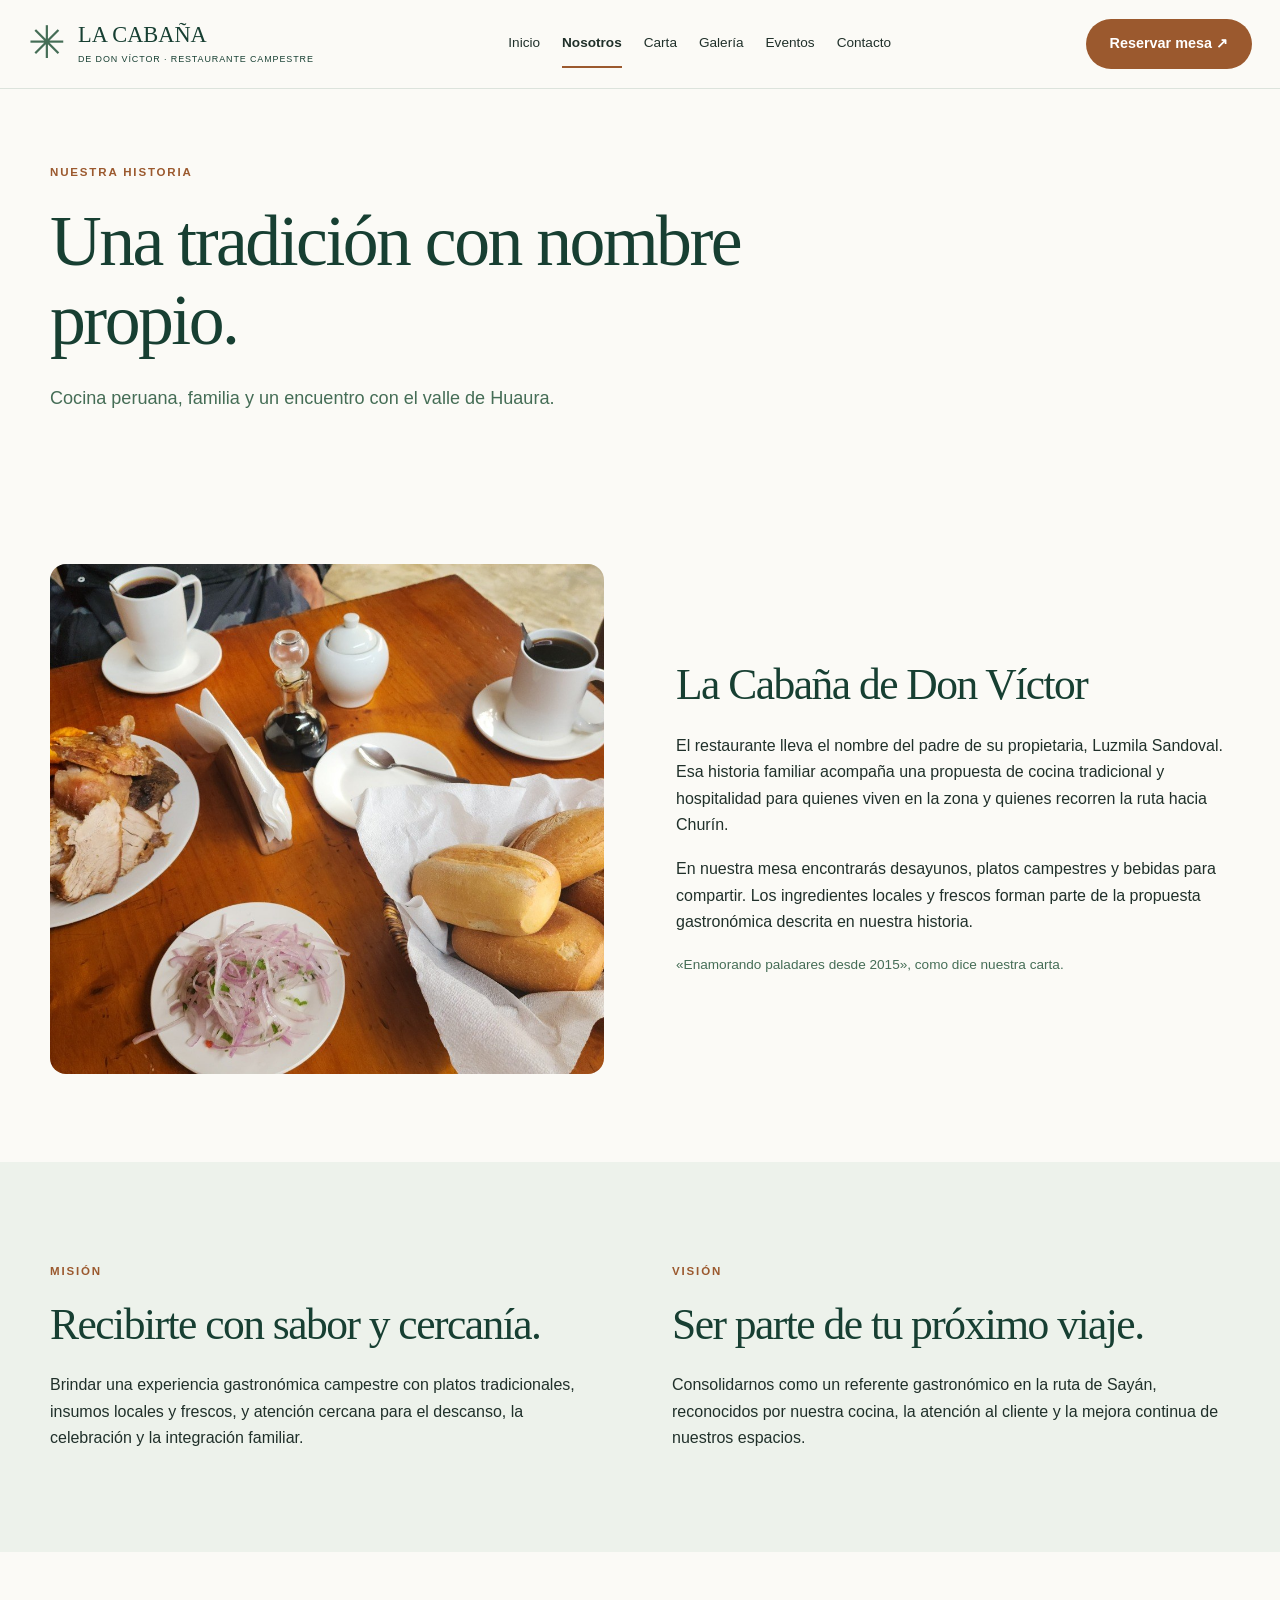
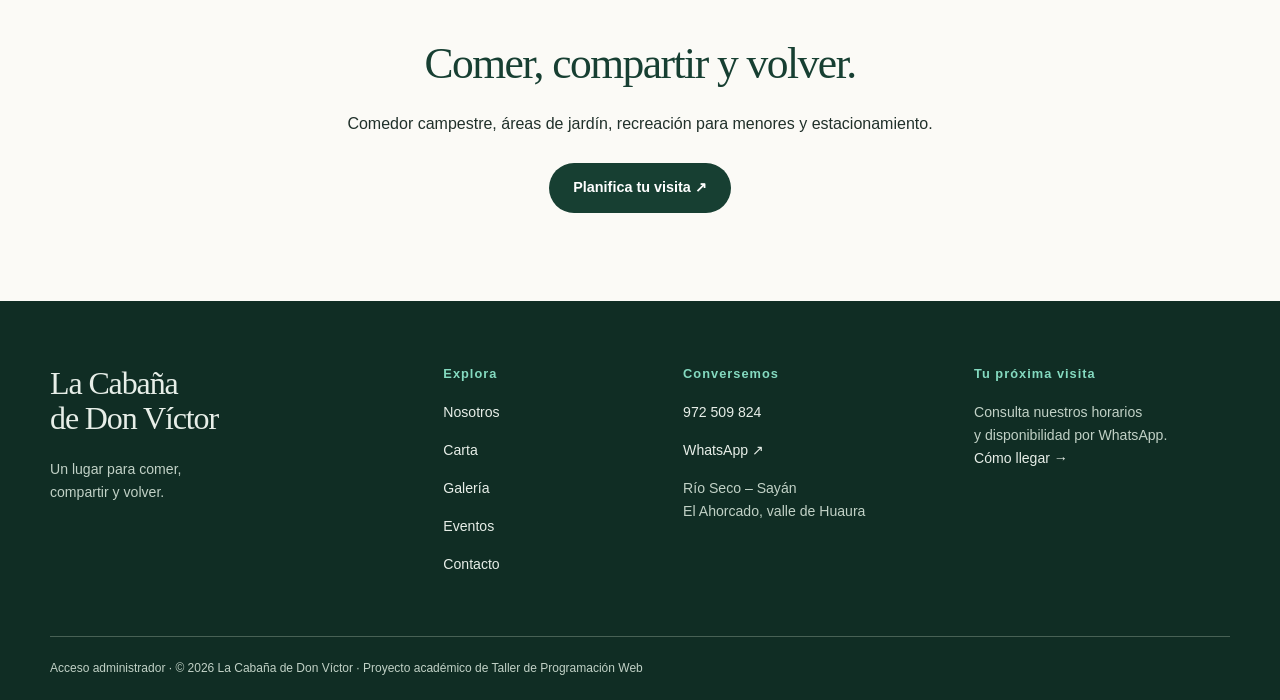
<file: nosotros.html>
<!DOCTYPE html>
<html lang="es">
  <head>
    <meta charset="UTF-8">
    <meta name="viewport" content="width=device-width, initial-scale=1">
    <title>Nosotros | La Cabaña de Don Víctor</title>
    <meta name="description" content="Cocina campestre y tradición familiar en La Cabaña de Don Víctor. Conoce nuestra carta de desayunos, almuerzos y bebidas.">
    <meta name="theme-color" content="#173f32">
    <link rel="stylesheet" href="css/style.css">
    <link rel="stylesheet" href="css/avance3.css">
  </head>
  <body>
    <!--omitir intro xd-->
    <a class="skip-link" href="#contenido">Saltar al contenido</a>

    <!-- Cabecera principal -->
    <header class="site-header">
      <div class="nav-wrap">
        <a class="brand" href="index.html">
          <span class="brand-symbol" aria-hidden="true">✳</span>
          <span>LA CABAÑA <small>DE DON VÍCTOR · RESTAURANTE CAMPESTRE</small></span>
        </a>
        <!-- Navegación para pantallas grandes -->
        <nav class="desktop-nav" aria-label="Navegación principal">
          <a href="index.html">Inicio</a>
          <a href="nosotros.html" aria-current="page">Nosotros</a>
          <a href="carta.html">Carta</a>
          <a href="galeria.html">Galería</a>
          <a href="eventos.html">Eventos</a>
          <a href="contacto.html">Contacto</a>
        </nav>
        <!-- Navegación móvil desplegable -->
        <details class="mobile-nav">
          <summary>Menú <span aria-hidden="true">☰</span></summary>
          <nav aria-label="Navegación móvil">
            <a href="index.html">Inicio</a>
            <a href="nosotros.html" aria-current="page">Nosotros</a>
            <a href="carta.html">Carta</a>
            <a href="galeria.html">Galería</a>
            <a href="eventos.html">Eventos</a>
            <a href="contacto.html">Contacto</a>
          </nav>
        </details>
        <a class="button nav-reserve" href="contacto.html">Reservar mesa ↗</a>
      </div>
    </header>

    <!-- titulo de la pagina nosotros -->
    <main id="contenido">
      <section class="page-intro container">
        <p class="eyebrow">NUESTRA HISTORIA</p>
        <h1>Una tradición con nombre propio.</h1>
        <p class="lead">Cocina peruana, familia y un encuentro con el valle de Huaura.</p>
      </section>

      <!-- Sección Historia -->
      <section class="section container split">
        <img class="editorial-photo" src="img/desayuno.jpg" alt="Mesa de desayuno con panes, cerdo, camote y café" loading="lazy">
        <div>
          <h2>La Cabaña de Don Víctor</h2>
          <p>El restaurante lleva el nombre del padre de su propietaria, Luzmila Sandoval. Esa historia familiar acompaña una propuesta de cocina tradicional y hospitalidad para quienes viven en la zona y quienes recorren la ruta hacia Churín.</p>
          <p>En nuestra mesa encontrarás desayunos, platos campestres y bebidas para compartir. Los ingredientes locales y frescos forman parte de la propuesta gastronómica descrita en nuestra historia.</p>
          <p class="small-note">«Enamorando paladares desde 2015», como dice nuestra carta.</p>
        </div>
      </section>

      <!-- Tarjetas de Misión y Visión -->
      <section class="section soft">
        <div class="container two-cards">
          <article>
            <p class="eyebrow">MISIÓN</p>
            <h2>Recibirte con sabor y cercanía.</h2>
            <p>Brindar una experiencia gastronómica campestre con platos tradicionales, insumos locales y frescos, y atención cercana para el descanso, la celebración y la integración familiar.</p>
          </article>
          <article>
            <p class="eyebrow">VISIÓN</p>
            <h2>Ser parte de tu próximo viaje.</h2>
            <p>Consolidarnos como un referente gastronómico en la ruta de Sayán, reconocidos por nuestra cocina, la atención al cliente y la mejora continua de nuestros espacios.</p>
          </article>
        </div>
      </section>

      <section class="section container closing">
        <h2>Comer, compartir y volver.</h2>
        <p>Comedor campestre, áreas de jardín, recreación para menores y estacionamiento.</p>
        <a class="button dark" href="contacto.html">Planifica tu visita ↗</a>
      </section>
    </main>

    <!-- Pie de página -->
    <footer class="site-footer">
      <div class="container footer-grid">
        <div>
          <p class="footer-title">La Cabaña <br> de Don Víctor</p>
          <p>Un lugar para comer, <br> compartir y volver.</p>
        </div>
        <div>
          <h2>Explora</h2>
          <a href="nosotros.html">Nosotros</a>
          <a href="carta.html">Carta</a>
          <a href="galeria.html">Galería</a>
          <a href="eventos.html">Eventos</a>
          <a href="contacto.html">Contacto</a>
        </div>
        <div>
          <h2>Conversemos</h2>
          <a href="tel:+51972509824">972 509 824</a>
          <a href="https://wa.me/51972509824" target="_blank" rel="noopener noreferrer">WhatsApp ↗</a>
          <p>Río Seco – Sayán <br> El Ahorcado, valle de Huaura</p>
        </div>
        <div>
          <h2>Tu próxima visita</h2>
          <p>Consulta nuestros horarios <br> y disponibilidad por WhatsApp.</p>
          <a href="contacto.html">Cómo llegar →</a>
        </div>
      </div>
      <div class="container footer-bottom">
        <a href="login-admin.html">Acceso administrador</a> · © 2026 La Cabaña de Don Víctor · Proyecto académico de Taller de Programación Web
      </div>
    </footer>
  </body>
</html>
</file>
<file: css/style.css>
/* -- 1. variables de diseño -- */
:root {
  --color-primary: #173f32;                               /* Header, Footer, Botones */
  --color-secondary: #84dac0;                             /* Texto destacado en fondos oscuros */
  --color-background: #fbfaf6;                            /* Fondo general de la web */
  --color-text: #20302a;                                  /* color de texto principal */
  --color-muted: #456d56;                                 /* subtítulos y textos secundarios */
  --color-accent: #9b592e;                                /* botones y precios */
  --color-border: #dce3dc;                                /* bordes y separadores */
  --font-body: Arial, Helvetica, sans-serif;                /* Fuente principal de lectura */
  --font-display: Georgia, 'Times New Roman', serif;        /* Fuente para títulos */
  --radius: 16px;                                           /* Bordes redondeados de tarjetas e imágenes */
  --container: 1180px;                                      /* Ancho máximo del contenido centrado */
}

/* -- 2. reset y estilos base -- */
*, *::before, *::after {
  box-sizing: border-box; /* Incluye padding y bordes en el ancho total */
}

body, h1, h2, h3, p, figure, dl, dd {
  margin: 0; /* Elimina márgenes por defecto del navegador */
}

img {
  max-width: 100%;
  display: block; /* Evita espacios en blanco indeseados debajo de imágenes */
}

button, input, select, textarea {
  font: inherit; /* Hereda la tipografía del sitio */
}

a {
  color: inherit;
  text-decoration: none; /* Elimina subrayado por defecto en enlaces */
}

a:hover {
  text-decoration: underline; /* Subraya al pasar el cursor */
}

html {
  scroll-behavior: smooth; /* Desplazamiento suave al hacer clic en anclas */
  scroll-padding-top: 110px; /* Offset para que la cabecera fija no tape secciones */
}

body {
  font-family: var(--font-body);
  color: var(--color-text);
  background: var(--color-background);
  line-height: 1.65;
}

p + p {
  margin-top: 18px; /* Espaciado entre párrafos consecutivos */
}

/* -- 3. Contenedores y campos reutilizables -- */
/* Contenedor central con margen automático */
.container {
  width: min(var(--container), calc(100% - 48px));
  margin-inline: auto;
}

/* Espaciado vertical estándar de secciones */
.section {
  padding-block: 88px;
}

/* Fondo verdoso suave para secciones secundarias */
.soft {
  background: #edf2eb;
}

/* Disposición en 2 columnas iguales */
.split {
  display: grid;
  grid-template-columns: 1fr 1fr;
  align-items: center;
  gap: 72px;
}

.split > *, .contact-grid > *, .footer-grid > * {
  min-width: 0; /* Previene desbordamiento de contenedores en CSS Grid */
}

/* Grupo de botones principales */
.actions {
  display: flex;
  flex-wrap: wrap;
  gap: 12px;
  margin-top: 28px;
}

/* Estilo base de botones (Terracota) */
.button {
  display: inline-flex;
  align-items: center;
  justify-content: center;
  min-height: 48px;
  padding: 12px 23px;
  border: 1px solid transparent;
  border-radius: 40px;
  background: var(--color-accent);
  color: white;
  font-size: 0.9rem;
  font-weight: 700;
  text-align: center;
  transition: background 0.2s, transform 0.2s;
}

.button:hover {
  background: #7c4320;
  text-decoration: none;
  transform: translateY(-2px); /* Pequeño efecto de elevación al pasar cursor */
}

.button.dark { background: var(--color-primary); } /* Variante de botón verde oscuro */
.button.outline { background: transparent; border-color: currentColor; } /* Botón transparente con borde */
.button.light { color: white; }

/* Enlace tipo texto con línea inferior */
.text-link {
  display: inline-block;
  margin-top: 24px;
  font-weight: bold;
  border-bottom: 1px solid var(--color-primary);
}

/* Accesibilidad: Enlace oculto para saltar al contenido directamente con teclado */
.skip-link {
  position: fixed;
  top: -100px;
  left: 16px;
  z-index: 100;
  padding: 14px;
  background: white;
  color: #173f32;
}

.skip-link:focus { top: 12px; }

/* Indicador visible al navegar con la tecla TAB */
:focus-visible {
  outline: 3px solid #b8672a;
  outline-offset: 5px;
}

section[id] {
  scroll-margin-top: 110px;
}

/* 4. Tipografía y encabezados */
h1, h2, .footer-title {
  font-family: var(--font-display);
  font-weight: 400;
  line-height: 1.1;
  letter-spacing: -0.035em;
}

h1 { font-size: clamp(2.5rem, 5.6vw, 5.5rem); } /* Tamaño de título dinámico */
h2 { font-size: clamp(2rem, 3.4vw, 3.3rem); margin-bottom: 24px; color: var(--color-primary); }
h3 { font-size: 1.1rem; line-height: 1.35; margin-bottom: 14px; }

/* Texto en mayúsculas pequeño sobre los títulos principales */
.eyebrow {
  font-size: 0.72rem;
  letter-spacing: 0.16em;
  font-weight: bold;
  color: var(--color-accent);
  margin-bottom: 20px;
}

/* Párrafo destacado / Introducción */
.lead {
  font-size: 1.13rem;
  max-width: 640px;
  margin: 24px 0;
  color: var(--color-muted);
}

.small-note, .catalog-note {
  font-size: 0.85rem;
  color: var(--color-muted);
}

/* Encabezado superior de páginas internas */
.page-intro {
  padding-top: 74px;
  padding-bottom: 38px;
  max-width: 1180px;
}

.page-intro h1 { max-width: 850px; color: var(--color-primary); }

/* Fila de título con enlace a la derecha */
.heading-row {
  display: flex;
  align-items: flex-end;
  justify-content: space-between;
  gap: 24px;
  margin-bottom: 34px;
}

.heading-row h2 { margin: 0; }
.heading-row .text-link { flex-shrink: 0; }

/* -- 5. Cabecera y navegación -- */
/* barra superior para el scroll */
.site-header {
  position: sticky;
  top: 0;
  z-index: 30;
  background: #fbfaf6f5; /* Fondo semi-transparente */
  border-bottom: 1px solid var(--color-border);
}

.nav-wrap {
  max-width: 1440px;
  margin: auto;
  min-height: 88px;
  padding: 12px 28px;
  display: flex;
  gap: 28px;
  align-items: center;
  justify-content: space-between;
}

/* Logo de la marca */
.brand {
  display: flex;
  align-items: center;
  gap: 12px;
  color: var(--color-primary);
  font-family: var(--font-display);
  font-size: 1.4rem;
  line-height: 1.1;
  flex-shrink: 0;
}

.brand small {
  display: block;
  font-family: var(--font-body);
  font-size: 0.56rem;
  letter-spacing: 0.1em;
  margin-top: 8px;
}

.brand-symbol { font-size: 2.8rem; color: var(--color-muted); }

/* Menú para computadoras */
.desktop-nav { display: flex; gap: 22px; }
.desktop-nav a { font-size: 0.85rem; padding-block: 12px; }

/* Indicador de página activa actual */
.desktop-nav a[aria-current], .mobile-nav a[aria-current] {
  font-weight: bold;
  border-bottom: 2px solid var(--color-accent);
}

.mobile-nav { display: none; } /* Oculto en escritorio */
.nav-reserve { white-space: nowrap; }

/* -- 6. Portada principal -- */
.hero {
  position: relative;
  isolation: isolate;
  min-height: 690px;
  min-height: min(790px, calc(100svh - 88px));
  display: flex;
  align-items: center;
  color: white;
  background: #173f32;
}

.hero-image {
  position: absolute;
  inset: 0;
  z-index: -2;
  width: 100%;
  height: 100%;
  object-fit: cover;
  object-position: center 55%;
}

/* capa oscura de degradado (para que se vea el texto xd) */
.hero::after {
  content: "";
  position: absolute;
  inset: 0;
  z-index: -1;
  background: linear-gradient(90deg, rgba(8,27,20,0.88), rgba(8,27,20,0.58) 52%, rgba(8,27,20,0.16));
}

.hero-content { padding-block: 68px; }
.hero h1 { max-width: 760px; margin-bottom: 26px; }
.hero .eyebrow { color: var(--color-secondary); }
.hero-copy { max-width: 490px; }
.scroll-link { display: inline-block; margin-top: 42px; font-size: 0.8rem; }

/* franja informativa debajo del Hero */
.ribbon {
  display: flex;
  justify-content: center;
  flex-wrap: wrap;
  gap: 18px 70px;
  padding: 20px 24px;
  background: var(--color-primary);
  color: #e9f1e7;
  font-size: 0.78rem;
  letter-spacing: 0.06em;
}

/* -- 7. nosotros - historia -- */
.editorial-photo {
  width: 100%;
  height: 510px;
  object-fit: cover;
  border-radius: var(--radius);
}

.two-cards {
  display: grid;
  grid-template-columns: 1fr 1fr;
  gap: 64px;
}

.two-cards article { padding: 12px 0; }
.closing { text-align: center; max-width: 850px; }
.closing .button { margin-top: 25px; }

/* -- 8. características -- */
.features {
  display: grid;
  grid-template-columns: repeat(4, 1fr);
  gap: 30px;
}

.features article {
  padding: 26px 0;
  border-top: 1px solid #b5c6ba;
}

.features p { font-size: 0.93rem; color: var(--color-muted); }

.feature-number {
  display: block;
  color: var(--color-accent);
  font-family: var(--font-display);
  font-size: 2rem;
  margin-bottom: 30px;
}

.section-heading { max-width: 690px; margin-bottom: 38px; }

/* -- 9. Carta: Menu de platos y bebidas -- */
/* tarjetas de platos destacados (3 columnas) */
.dish-grid {
  display: grid;
  grid-template-columns: repeat(3, minmax(0, 1fr));
  gap: 24px;
}

.dish-card {
  border: 1px solid var(--color-border);
  border-radius: var(--radius);
  overflow: hidden;
  background: white;
}

.dish-card img { width: 100%; height: 245px; object-fit: cover; }
.dish-body { padding: 24px; }
.dish-body h3 { font-family: var(--font-display); font-size: 1.5rem; }
.dish-body p { font-size: 0.9rem; color: var(--color-muted); margin-bottom: 18px; }
.price { color: var(--color-accent); font-size: 1rem; }

/* botones para filtrar categorías en la carta */
.category-nav {
  display: flex;
  gap: 12px;
  flex-wrap: wrap;
  margin-bottom: 22px;
}

.category-nav a {
  padding: 12px 24px;
  border-radius: 30px;
  border: 1px solid #9bada1;
  background: white;
  font-size: 0.9rem;
}

.category-nav a:hover {
  background: var(--color-primary);
  color: white;
  text-decoration: none;
}

.catalog-section { border-bottom: 1px solid var(--color-border); }
.catalog-section .dish-grid { margin: 32px 0 42px; }

/* 2 columnas de tarjetas para precios */
.catalog-grid {
  display: grid;
  grid-template-columns: 1fr 1fr;
  gap: 30px;
}

.menu-group {
  padding: 30px;
  border: 1px solid var(--color-border);
  border-radius: var(--radius);
  background: white;
  align-self: start;
}

.menu-group h3 {
  font-family: var(--font-display);
  font-size: 1.6rem;
  color: var(--color-primary);
}

/* Fila individual del menú (Plato a la izquierda, Precio a la derecha) */
.menu-line {
  display: grid;
  grid-template-columns: minmax(0, 1fr) auto;
  gap: 20px;
  padding: 12px 0;
  border-top: 1px solid #edf0ec;
  font-size: 0.92rem;
}

.menu-line dd {
  font-weight: bold;
  color: var(--color-accent);
  white-space: nowrap;
}

.menu-day { grid-template-columns: 1fr 1fr; margin-top: 32px; }

/* -- 10. banner y eventos -- */
.feature-band {
  padding: 70px 0;
  background: var(--color-primary);
  color: white;
}

.feature-band h2 { color: white; }
.feature-band .eyebrow { color: var(--color-secondary); }
.feature-band img {
  height: 410px;
  width: 100%;
  object-fit: cover;
  border-radius: var(--radius);
}
.feature-band .button { margin-top: 28px; }

/* -- 11. fotos -- */
.gallery-grid {
  padding-top: 20px;
  display: grid;
  grid-template-columns: repeat(3, minmax(0, 1fr));
  gap: 28px 20px;
}

.gallery-item a {
  position: relative;
  display: block;
  overflow: hidden;
  border-radius: var(--radius);
}

.gallery-item img {
  width: 100%;
  height: 300px;
  object-fit: cover;
  transition: transform 0.35s;
}

.gallery-item a:hover img { transform: scale(1.035); }

.gallery-item span {
  position: absolute;
  bottom: 16px;
  right: 16px;
  color: white;
  background: #173f32;
  padding: 6px 12px;
  border-radius: 20px;
  font-size: 0.75rem;
}

.gallery-item figcaption {
  margin-top: 12px;
  color: var(--color-muted);
  font-size: 0.9rem;
}

/* Modificadores para romper la cuadrícula estándar en la Galería */
.gallery-0 { grid-column: span 2; } /* 2 columnas de ancho */
.gallery-5 { grid-row: span 2; }    /* 2 filas de alto */
.gallery-5 img { height: 675px; }

/* -- 12. Formulario y ubicación */
.contact-grid {
  display: grid;
  grid-template-columns: 1fr 1.15fr;
  gap: 70px;
  padding-top: 25px;
}

.contact-details dt {
  font-size: 0.8rem;
  color: var(--color-muted);
  margin-top: 24px;
  font-weight: bold;
}

.contact-details dd { margin: 5px 0 16px; }
.contact-grid .small-note { margin: 20px 0; }

.contact-form {
  padding: 34px;
  background: white;
  border: 1px solid var(--color-border);
  border-radius: var(--radius);
}

.contact-form h2 { font-size: 2rem; }
.form-notice { font-size: 0.85rem; margin-bottom: 24px; color: var(--color-muted); }
.form-row { display: grid; grid-template-columns: 1fr 1fr; gap: 18px; }

.form-field {
  display: grid;
  gap: 7px;
  margin-bottom: 20px;
  min-width: 0;
}

.form-field label { font-size: 0.82rem; font-weight: bold; }

.form-field input, .form-field select, .form-field textarea {
  width: 100%;
  min-width: 0;
  border: 1px solid #93a598;
  border-radius: 7px;
  padding: 12px;
  background: #fbfcfa;
  color: var(--color-text);
}

.form-field textarea { resize: vertical; }

.contact-form button:disabled {
  opacity: 0.7;
  cursor: not-allowed;
  transform: none;
}

/* recuadro que simula el mapa xd */
.map-placeholder {
  padding: 60px 30px;
  text-align: center;
  border: 1px dashed #8a9e8d;
  border-radius: var(--radius);
  background: #e1e9df;
}

.map-placeholder > span { font-size: 4rem; }
.map-placeholder h2 { font-size: 1.6rem; }

/* -- 13. Pie de pagina -- */
.site-footer {
  background: #102d24;
  color: #e7eee8;
  padding-top: 65px;
}

.footer-grid {
  display: grid;
  grid-template-columns: 1.4fr 0.8fr 1fr 1fr;
  gap: 35px;
}

.footer-title { font-size: 2rem; margin-bottom: 22px; }

.footer-grid h2 {
  font: 700 0.8rem var(--font-body);
  letter-spacing: 0.08em;
  color: var(--color-secondary);
  margin-bottom: 20px;
}

.footer-grid a {
  display: block;
  width: fit-content;
  margin-bottom: 10px;
  font-size: 0.88rem;
  min-height: 28px;
}

.footer-grid p:not(.footer-title) { font-size: 0.88rem; color: #c1d1c6; }

.footer-bottom {
  margin-top: 45px;
  padding-block: 22px;
  border-top: 1px solid #486155;
  font-size: 0.75rem;
  color: #c1d1c6;
}

/* -- 14. Reglas responsivas (@media) --*/
@media(min-width: 1600px) {
  .hero-content { padding-block: 100px; }
}

/* laptops y Tablets horizontales */
@media(max-width: 1100px) {
  .desktop-nav { gap: 14px; }
  .nav-wrap { gap: 18px; padding-inline: 20px; }
  .brand { font-size: 1.2rem; }
  .nav-reserve { display: none; }
  .split { gap: 38px; }
  .dish-grid { grid-template-columns: repeat(2, minmax(0, 1fr)); }
  .contact-grid { gap: 35px; }
}

/* para celulares y tablets */
@media(max-width: 760px) {
  html { scroll-padding-top: 90px; }
  .container { width: calc(100% - 32px); }
  .section { padding-block: 56px; }
  .nav-wrap { min-height: 78px; padding: 12px 16px; }
  .brand { font-size: 1.15rem; }
  .brand small { font-size: 0.48rem; max-width: 190px; }
  .brand-symbol { font-size: 2rem; }
  .desktop-nav { display: none; } /* Oculta navegación tradicional */
  .mobile-nav { display: block; }  /* Muestra menú desplegable */
  
  .mobile-nav summary {
    cursor: pointer;
    min-height: 44px;
    display: flex;
    gap: 10px;
    align-items: center;
    font-size: 0.85rem;
    font-weight: bold;
    list-style: none;
  }
  
  .mobile-nav summary::-webkit-details-marker { display: none; }
  
  .mobile-nav nav {
    position: absolute;
    top: 100%;
    left: 0;
    right: 0;
    background: #fbfaf6;
    padding: 16px 24px;
    border-bottom: 1px solid var(--color-border);
    max-height: 70vh;
    overflow: auto;
    box-shadow: 0 12px 20px #173f3210;
  }
  
  .mobile-nav nav a { display: block; padding: 12px; min-height: 48px; }
  .hero { min-height: 650px; }
  .hero-content { padding-block: 55px; }
  .hero h1 { font-size: clamp(2.6rem, 9vw, 4rem); }
  .hero::after { background: rgba(8,27,20,0.72); }
  .ribbon { gap: 12px 25px; }
  .split, .two-cards, .contact-grid { grid-template-columns: 1fr; gap: 32px; }
  .editorial-photo { height: 370px; }
  .features { grid-template-columns: 1fr 1fr; gap: 24px; }
  .heading-row { display: block; }
  .page-intro { padding-top: 50px; }
  .catalog-grid { grid-template-columns: 1fr; }
  .menu-group { padding: 22px; }
  .gallery-grid { grid-template-columns: 1fr 1fr; }
  .gallery-0 { grid-column: span 2; }
  .gallery-5 { grid-row: auto; }
  .gallery-5 img, .gallery-item img { height: 260px; }
  .footer-grid { grid-template-columns: 1fr 1fr; }
  .feature-band img { height: 320px; }
}

/* para celulares pequeños */
@media(max-width: 430px) {
  .dish-grid, .menu-day, .features, .form-row { grid-template-columns: 1fr; }
  .gallery-grid { gap: 22px 12px; }
  .gallery-item img, .gallery-5 img { height: 200px; }
  .gallery-0 img { height: 260px; }
  .contact-form { padding: 22px 18px; }
  .menu-line { gap: 10px; font-size: 0.85rem; }
  .hero .actions { display: grid; }
  .footer-grid { gap: 32px 18px; }
  .brand-symbol { display: none; }
  .category-nav a { padding: 10px 17px; }
  .hero { min-height: 620px; }
}

/* modo accesibilidad si desactivan animaciones en el sistema operativo */
@media(prefers-reduced-motion: reduce) {
  html { scroll-behavior: auto; }
  *, *::before, *::after {
    animation: none !important;
    transition: none !important;
  }
}
</file>
<file: css/avance3.css>
/* Complementos del avance 3. Se conserva la identidad del avance 2. */
.login-layout { max-width: 650px; }
.login-layout h1 { font-size: clamp(2.2rem, 6vw, 3.8rem); margin-bottom: 24px; }
.login-layout form { margin-top: 28px; }
.login-layout form button { margin-top: 20px; }
#login-error { color: #922d22; font-weight: bold; }
.order-summary { padding: 28px; border: 1px solid var(--color-border); border-radius: var(--radius); background: #edf2eb; margin-bottom: 28px; }
.order-line { display: flex; gap: 16px; justify-content: space-between; align-items: center; padding: 14px 0; border-bottom: 1px solid #bdc9bf; }
#total { font-size: 1.4rem; font-weight: bold; margin: 24px 0; }
#estado { margin: 24px 0; }
.dish-body .form-field { margin: 18px 0 0; }
.table-scroll { overflow-x: auto; margin: 24px 0 40px; }
table { width: 100%; border-collapse: collapse; background: white; }
caption { text-align: left; font-weight: bold; padding-bottom: 16px; }
th, td { padding: 12px; text-align: left; border: 1px solid var(--color-border); }
th { background: var(--color-primary); color: white; }
td { min-width: 100px; }
pre { white-space: pre-wrap; overflow-wrap: anywhere; padding: 24px; background: #edf2eb; border-radius: var(--radius); max-height: 480px; overflow: auto; }
[hidden] { display: none !important; }
button:disabled { opacity: .6; cursor: not-allowed; }
@media (max-width: 430px) {
  .order-summary { padding: 20px; }
  .order-line { align-items: flex-start; flex-direction: column; }
}
</file>
